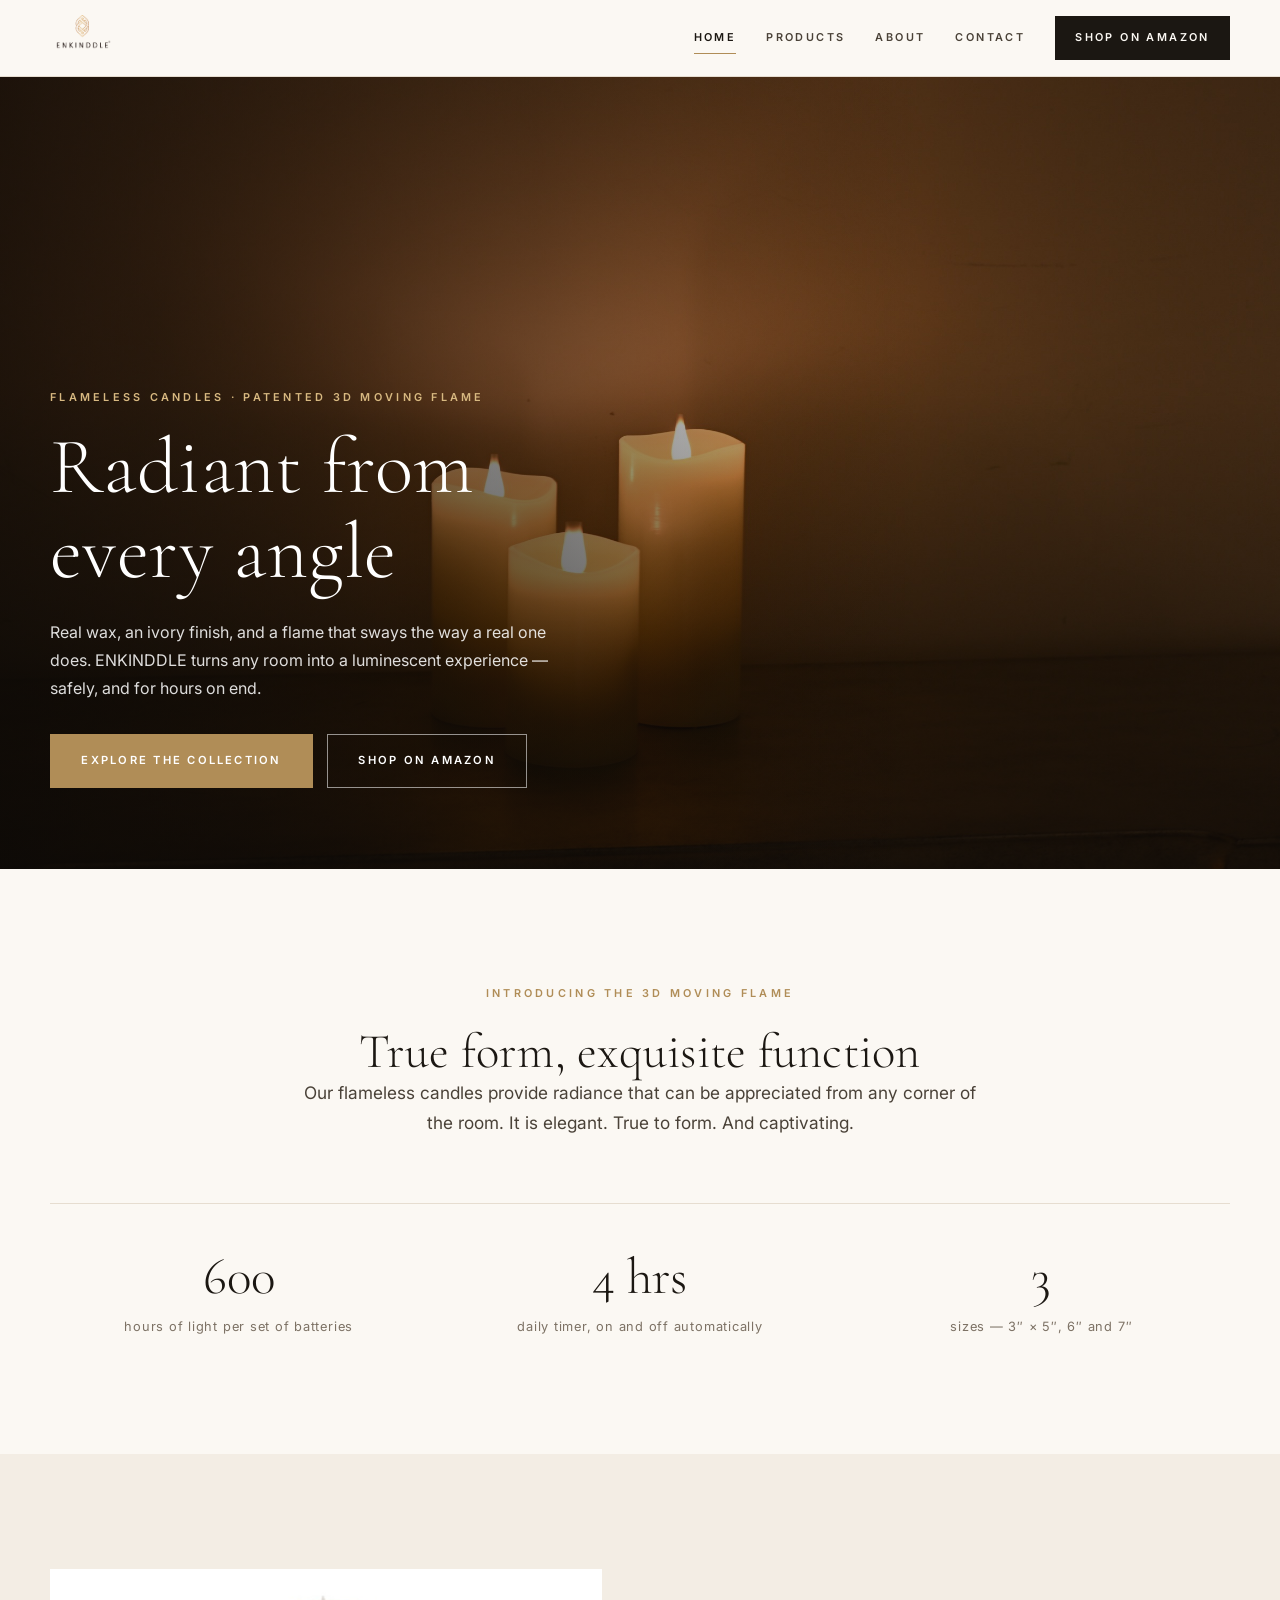
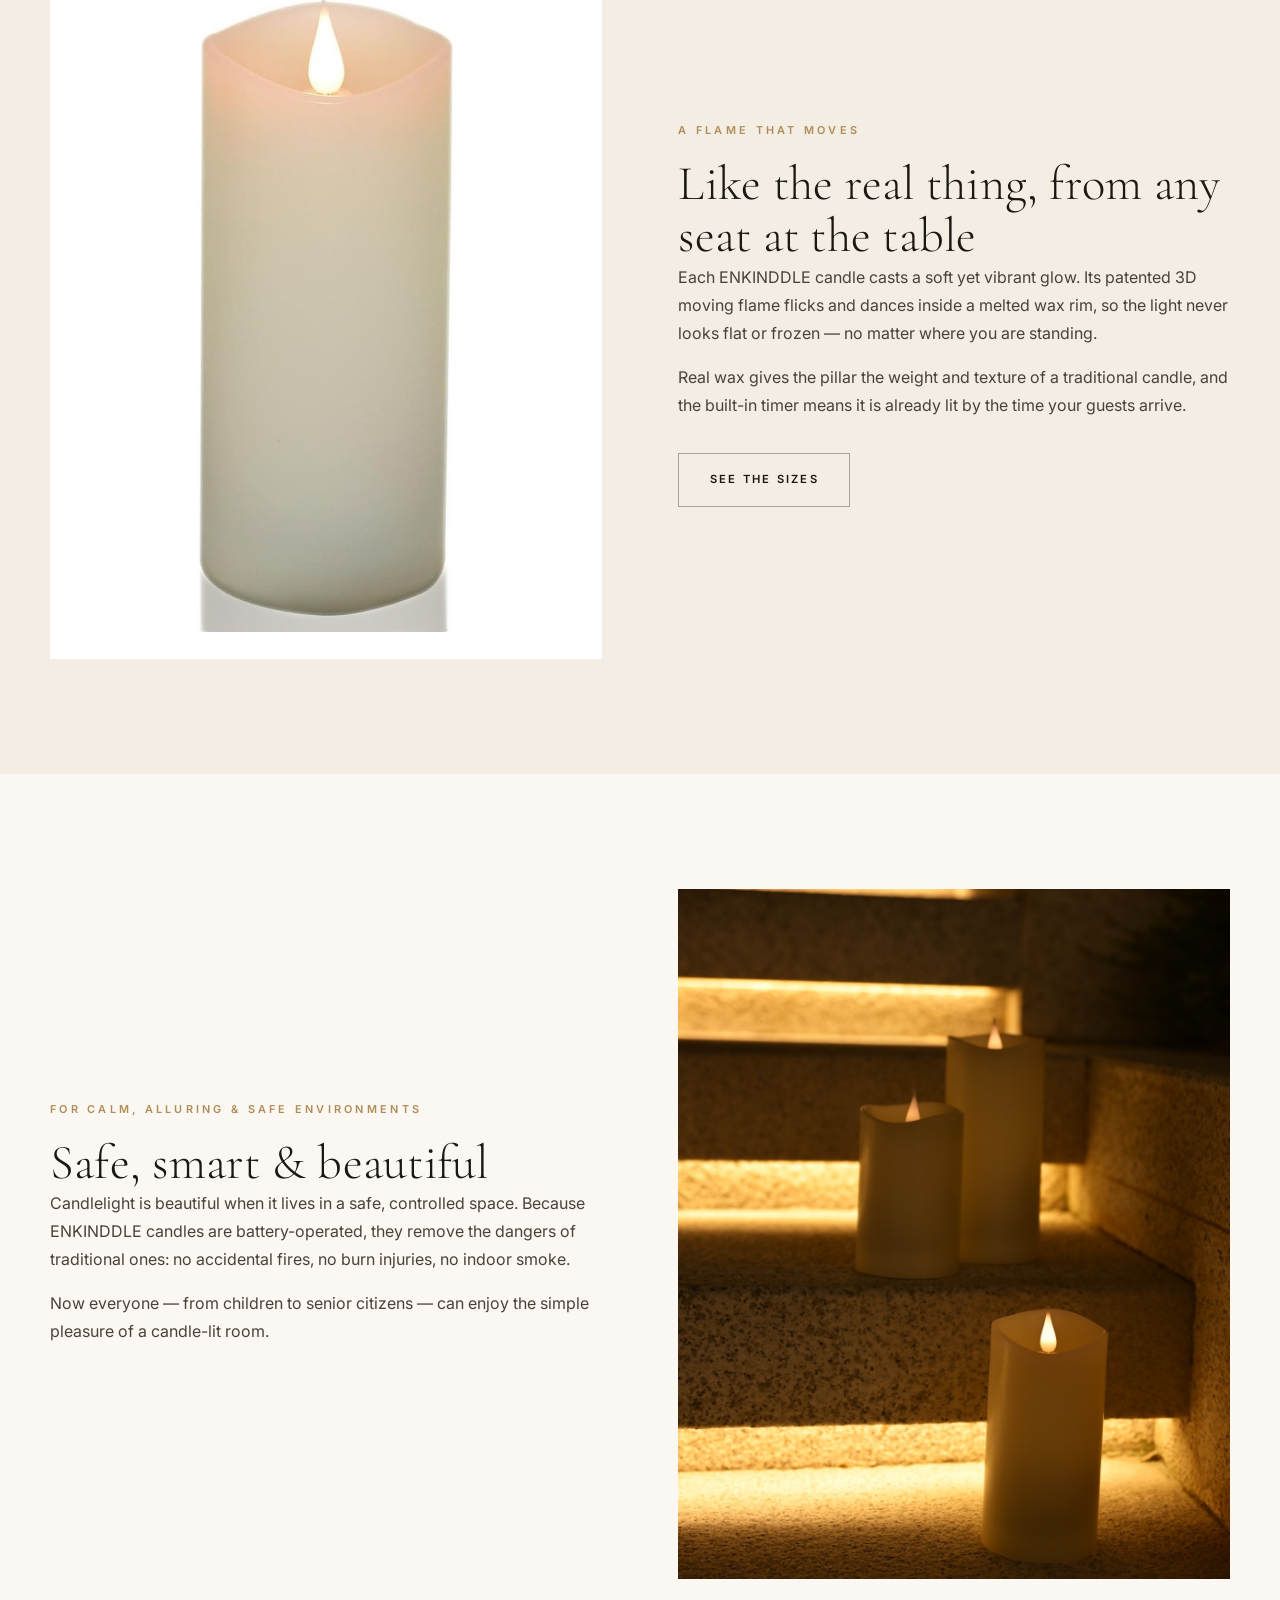
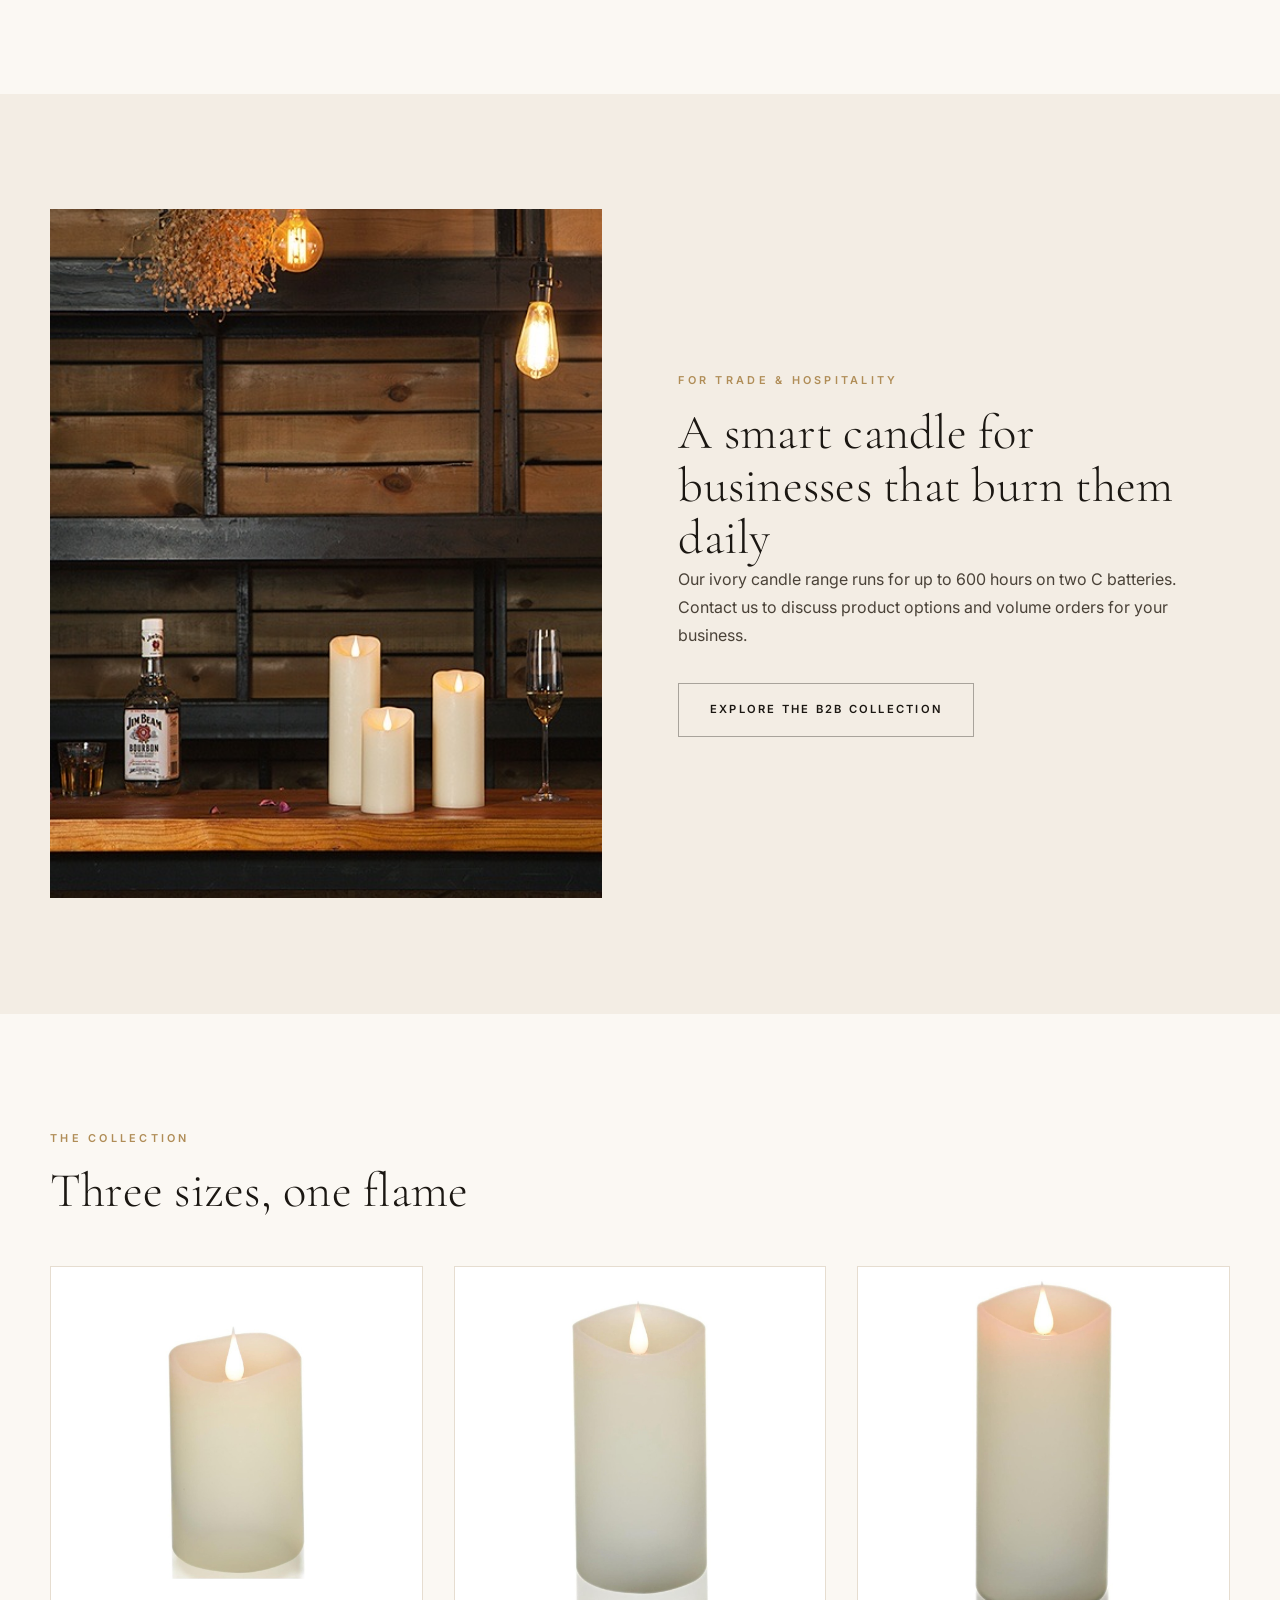
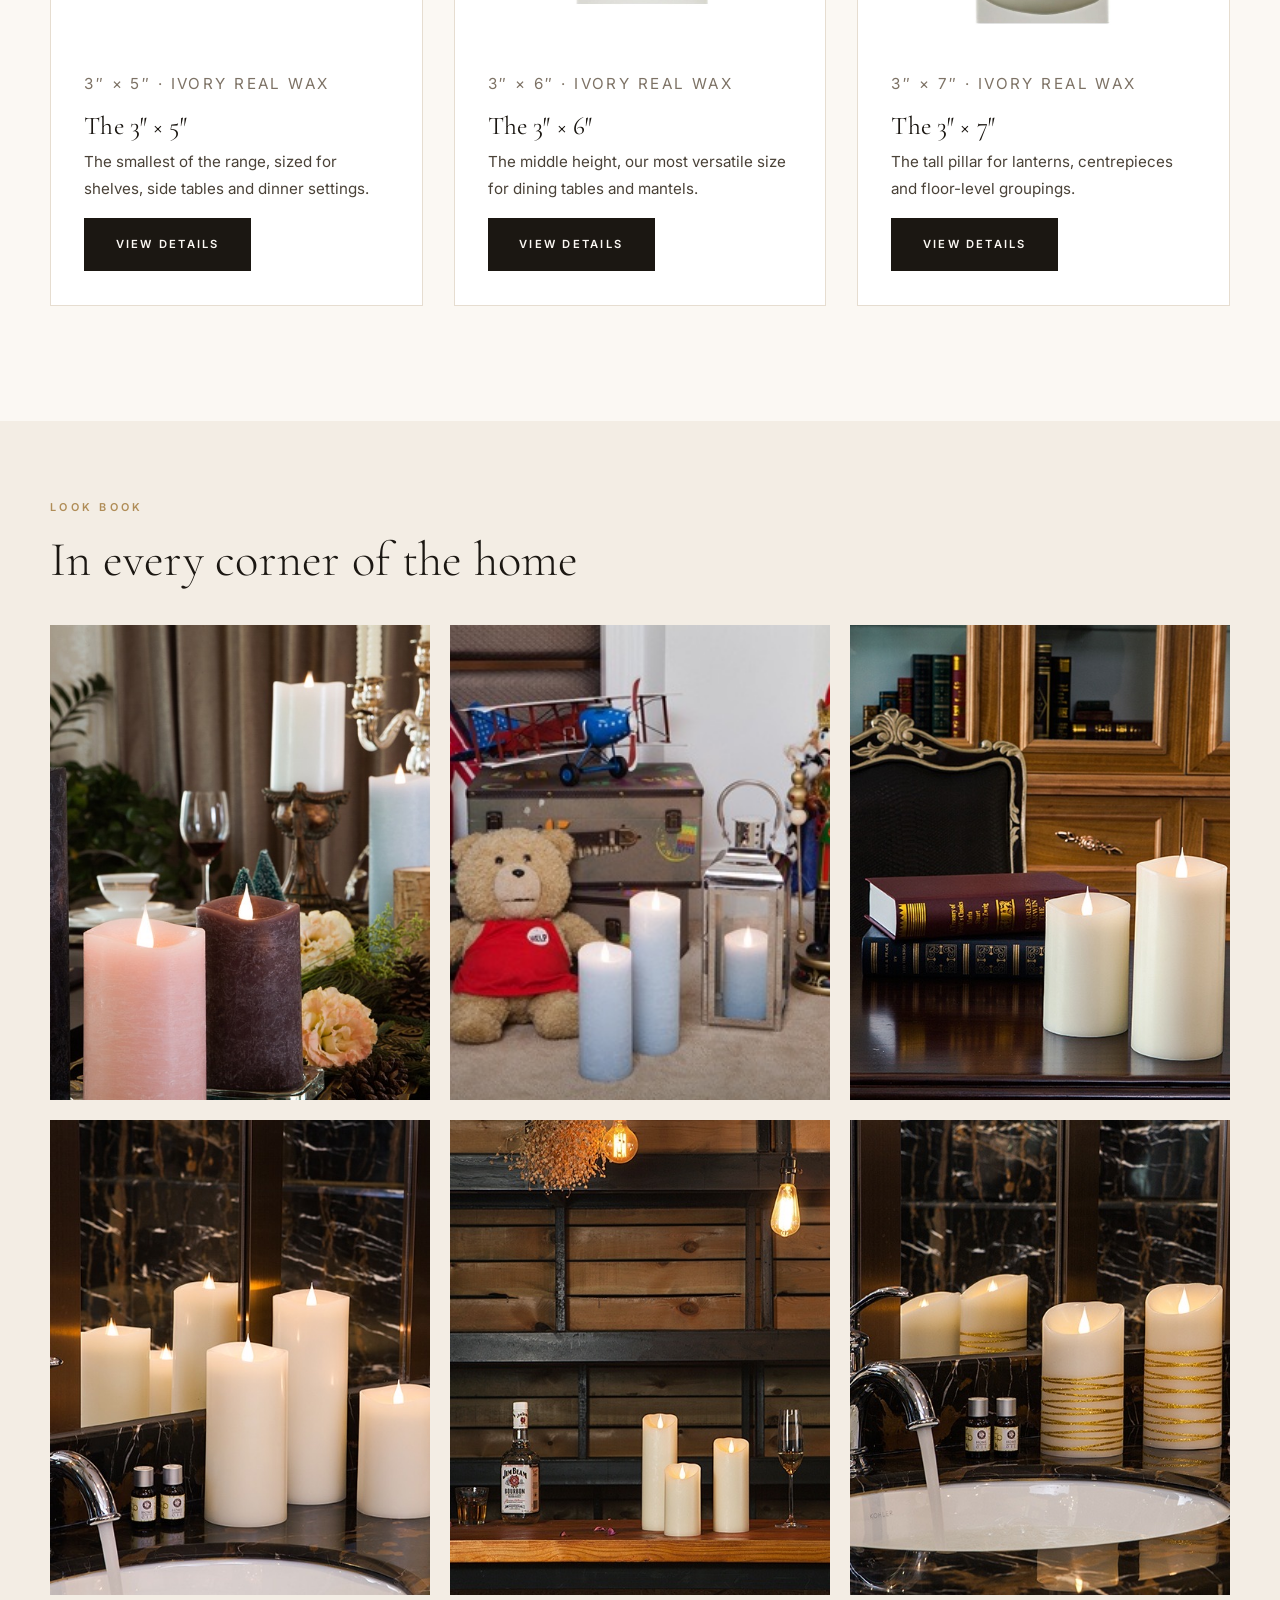
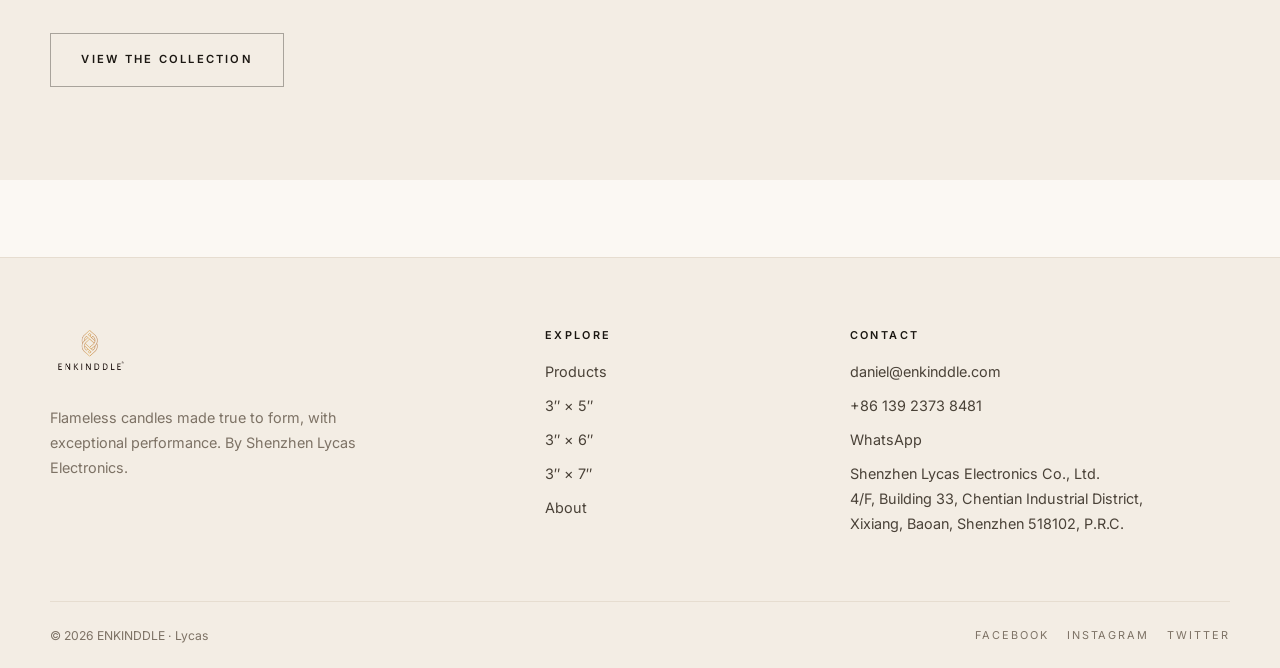
<file: index.html>
<!DOCTYPE html>
<html lang="en">
<head>
<meta charset="utf-8">
<meta name="viewport" content="width=device-width, initial-scale=1">
<title>ENKINDDLE — Flameless Candles with a 3D Moving Flame</title>
<meta name="description" content="ENKINDDLE flameless candles combine real wax with a patented 3D moving flame. A 4-hour timer and up to 600 hours on two C batteries — safe light for homes, hotels and events.">
<link rel="canonical" href="https://enkinddle.com/">
<meta property="og:type" content="website">
<meta property="og:title" content="ENKINDDLE — Radiant From Every Angle">
<meta property="og:description" content="Flameless candles with a patented 3D moving flame and real wax — a 4-hour timer and up to 600 hours of glow.">
<meta property="og:image" content="https://enkinddle.com/assets/img/hero-dusk.jpg">
<meta property="og:url" content="https://enkinddle.com/">
<meta name="theme-color" content="#fbf8f3">
<link rel="icon" href="/assets/img/enkinddle-logo.png">
<link rel="preconnect" href="https://fonts.googleapis.com">
<link rel="preconnect" href="https://fonts.gstatic.com" crossorigin>
<link href="https://fonts.googleapis.com/css2?family=Cormorant+Garamond:wght@300;400;500&family=Inter:wght@300;400;500;600&display=swap" rel="stylesheet">
<link rel="stylesheet" href="/assets/css/style.css">
<script type="application/ld+json">
{
  "@context": "https://schema.org",
  "@type": "Organization",
  "name": "ENKINDDLE",
  "url": "https://enkinddle.com/",
  "logo": "https://enkinddle.com/assets/img/enkinddle-logo.png",
  "email": "daniel@enkinddle.com",
  "telephone": "+86-139-2373-8481",
  "parentOrganization": { "@type": "Organization", "name": "Shenzhen Lycas Electronics Co., Ltd." },
  "sameAs": [
    "https://www.facebook.com/Enkinddle/",
    "https://www.instagram.com/enkinddlecandles/",
    "https://twitter.com/EnkinddleCandle"
  ]
}
</script>
</head>
<body>
<header class="site-header">
  <div class="wrap header-inner">
    <a class="brand" href="/" aria-label="ENKINDDLE home">
      <img src="/assets/img/enkinddle-logo.png" alt="ENKINDDLE" width="67" height="46">
    </a>
    <button class="nav-toggle" type="button" aria-expanded="false" aria-controls="site-nav" aria-label="Open menu">
      <span></span><span></span><span></span>
    </button>
    <nav id="site-nav" class="site-nav" aria-label="Main">
      <a href="/" aria-current="page">Home</a>
      <a href="/products/">Products</a>
      <a href="/lycas/">About</a>
      <a href="/contact/">Contact</a>
      <a class="nav-cta" href="https://www.amazon.com/dp/B0DKXBDCCX" target="_blank" rel="noopener">Shop on Amazon</a>
    </nav>
  </div>
</header>

<main>
  <section class="hero">
    <div class="hero__media">
      <img src="/assets/img/hero-dusk.jpg" alt="Three ENKINDDLE flameless candles glowing against a warm-lit wall" width="2400" height="1600" fetchpriority="high">
    </div>
    <div class="wrap hero__content">
      <span class="eyebrow eyebrow--light">Flameless candles &middot; Patented 3D moving flame</span>
      <h1>Radiant from every angle</h1>
      <p>Real wax, an ivory finish, and a flame that sways the way a real one does. ENKINDDLE turns any room into a luminescent experience — safely, and for hours on end.</p>
      <div class="hero__actions">
        <a class="btn btn--gold" href="/products/">Explore the collection</a>
        <a class="btn btn--light" href="https://www.amazon.com/dp/B0DKXBDCCX" target="_blank" rel="noopener">Shop on Amazon</a>
      </div>
    </div>
  </section>

  <section class="section intro-strip">
    <div class="wrap-narrow">
      <span class="eyebrow">Introducing the 3D moving flame</span>
      <h2>True form, exquisite function</h2>
      <p class="lede" style="margin-inline:auto">Our flameless candles provide radiance that can be appreciated from any corner of the room. It is elegant. True to form. And captivating.</p>
    </div>
    <div class="wrap">
      <div class="stats">
        <div class="stat"><strong>600</strong><span>hours of light per set of batteries</span></div>
        <div class="stat"><strong>4 hrs</strong><span>daily timer, on and off automatically</span></div>
        <div class="stat"><strong>3</strong><span>sizes — 3&Prime; &times; 5&Prime;, 6&Prime; and 7&Prime;</span></div>
      </div>
    </div>
  </section>

  <section class="section section--cream">
    <div class="wrap split">
      <div class="split__media">
        <img src="/assets/img/product-3x7.jpg" alt="ENKINDDLE ivory flameless candle with a glowing 3D moving flame" width="1200" height="1200" loading="lazy">
      </div>
      <div class="split__body">
        <span class="eyebrow">A flame that moves</span>
        <h2>Like the real thing, from any seat at the table</h2>
        <p>Each ENKINDDLE candle casts a soft yet vibrant glow. Its patented 3D moving flame flicks and dances inside a melted wax rim, so the light never looks flat or frozen — no matter where you are standing.</p>
        <p>Real wax gives the pillar the weight and texture of a traditional candle, and the built-in timer means it is already lit by the time your guests arrive.</p>
        <a class="btn btn--ghost" href="/products/">See the sizes</a>
      </div>
    </div>
  </section>

  <section class="section">
    <div class="wrap split split--reverse">
      <div class="split__media">
        <img src="/assets/img/scene-wall.jpg" alt="ENKINDDLE flameless candles resting on a stone ledge at night" width="1800" height="1200" loading="lazy">
      </div>
      <div class="split__body">
        <span class="eyebrow">For calm, alluring &amp; safe environments</span>
        <h2>Safe, smart &amp; beautiful</h2>
        <p>Candlelight is beautiful when it lives in a safe, controlled space. Because ENKINDDLE candles are battery-operated, they remove the dangers of traditional ones: no accidental fires, no burn injuries, no indoor smoke.</p>
        <p>Now everyone — from children to senior citizens — can enjoy the simple pleasure of a candle-lit room.</p>
      </div>
    </div>
  </section>

  <section class="section section--cream">
    <div class="wrap split">
      <div class="split__media">
        <img src="/assets/img/Home_Bar-1.jpg" alt="ENKINDDLE flameless candles on a dark wood bar counter beside a whisky bottle" width="500" height="667" loading="lazy">
      </div>
      <div class="split__body">
        <span class="eyebrow">For trade &amp; hospitality</span>
        <h2>A smart candle for businesses that burn them daily</h2>
        <p>Our ivory candle range runs for up to 600 hours on two C batteries. Contact us to discuss product options and volume orders for your business.</p>
        <a class="btn btn--ghost" href="/products/#b2b-collection">Explore the B2B collection</a>
      </div>
    </div>
  </section>

  <section class="section">
    <div class="wrap">
      <span class="eyebrow">The collection</span>
      <h2 style="margin-bottom:clamp(32px,4vw,48px)">Three sizes, one flame</h2>
      <div class="grid-3">
        <article class="card">
          <div class="card__media">
            <img src="/assets/img/product-3x5.jpg" alt="ENKINDDLE 3 by 5 inch ivory flameless candle with a 3D moving flame" width="1200" height="1200" loading="lazy">
          </div>
          <div class="card__body">
            <p class="card__meta">3&Prime; &times; 5&Prime; &middot; Ivory real wax</p>
            <h3>The 3&Prime; &times; 5&Prime;</h3>
            <p>The smallest of the range, sized for shelves, side tables and dinner settings.</p>
            <div class="card__actions">
              <a class="btn" href="/products/3x5/">View details</a>
            </div>
          </div>
        </article>
        <article class="card">
          <div class="card__media">
            <img src="/assets/img/product-3x6.jpg" alt="ENKINDDLE ivory flameless candle with a 3D moving flame" width="1200" height="1200" loading="lazy">
          </div>
          <div class="card__body">
            <p class="card__meta">3&Prime; &times; 6&Prime; &middot; Ivory real wax</p>
            <h3>The 3&Prime; &times; 6&Prime;</h3>
            <p>The middle height, our most versatile size for dining tables and mantels.</p>
            <div class="card__actions">
              <a class="btn" href="/products/3x6/">View details</a>
            </div>
          </div>
        </article>
        <article class="card">
          <div class="card__media">
            <img src="/assets/img/product-3x7.jpg" alt="ENKINDDLE tall ivory flameless candle with a 3D moving flame" width="1200" height="1200" loading="lazy">
          </div>
          <div class="card__body">
            <p class="card__meta">3&Prime; &times; 7&Prime; &middot; Ivory real wax</p>
            <h3>The 3&Prime; &times; 7&Prime;</h3>
            <p>The tall pillar for lanterns, centrepieces and floor-level groupings.</p>
            <div class="card__actions">
              <a class="btn" href="/products/enkinddle-flameless-candles-ivory-real-wax-led-candles-with-remote-1-pack-3x7/">View details</a>
            </div>
          </div>
        </article>
      </div>
    </div>
  </section>

  <section class="section section--tight section--cream">
    <div class="wrap">
      <span class="eyebrow">Look book</span>
      <h2 style="margin-bottom:clamp(28px,3vw,40px)">In every corner of the home</h2>
      <div class="lookbook">
        <img src="/assets/img/MG_9657.jpg" alt="Flameless candles glowing in a living room" width="1020" height="680" loading="lazy">
        <img src="/assets/img/MG_0014.jpg" alt="Flameless candles on a shelf" width="482" height="321" loading="lazy">
        <img src="/assets/img/Home_Office-1.jpg" alt="Flameless candle on an office desk" width="500" height="667" loading="lazy">
        <img src="/assets/img/Home_sink2-1.jpg" alt="Flameless candles beside a bathroom sink" width="500" height="667" loading="lazy">
        <img src="/assets/img/Home_Bar-1.jpg" alt="Flameless candles at a home bar" width="500" height="667" loading="lazy">
        <img src="/assets/img/Home_sink-1.jpg" alt="Flameless candle beside a bathroom sink" width="500" height="667" loading="lazy">
      </div>
      <p style="margin-top:clamp(28px,3vw,40px)"><a class="btn btn--ghost" href="/products/">View the collection</a></p>
    </div>
  </section>
</main>

<footer class="site-footer">
  <div class="wrap footer-grid">
    <div>
      <img src="/assets/img/enkinddle-logo.png" alt="ENKINDDLE" width="82" height="56" loading="lazy">
      <p>Flameless candles made true to form, with exceptional performance. By Shenzhen Lycas Electronics.</p>
    </div>
    <div>
      <h4>Explore</h4>
      <ul>
        <li><a href="/products/">Products</a></li>
        <li><a href="/products/3x5/">3&Prime; &times; 5&Prime;</a></li>
        <li><a href="/products/3x6/">3&Prime; &times; 6&Prime;</a></li>
        <li><a href="/products/enkinddle-flameless-candles-ivory-real-wax-led-candles-with-remote-1-pack-3x7/">3&Prime; &times; 7&Prime;</a></li>
        <li><a href="/lycas/">About</a></li>
      </ul>
    </div>
    <div>
      <h4>Contact</h4>
      <ul>
        <li><a href="mailto:daniel@enkinddle.com">daniel@enkinddle.com</a></li>
        <li><a href="tel:+8613923738481">+86 139 2373 8481</a></li>
        <li><a href="https://wa.me/8613923738481?text=Hi%2C%20I%27d%20like%20to%20ask%20about%20ENKINDDLE%20candles" target="_blank" rel="noopener">WhatsApp</a></li>
        <li>Shenzhen Lycas Electronics Co., Ltd.<br>4/F, Building 33, Chentian Industrial District,<br>Xixiang, Baoan, Shenzhen 518102, P.R.C.</li>
      </ul>
    </div>
  </div>
  <div class="wrap footer-bottom">
    <span>&copy; 2026 ENKINDDLE &middot; Lycas</span>
    <div class="social">
      <a href="https://www.facebook.com/Enkinddle/" target="_blank" rel="noopener">Facebook</a>
      <a href="https://www.instagram.com/enkinddlecandles/" target="_blank" rel="noopener">Instagram</a>
      <a href="https://twitter.com/EnkinddleCandle" target="_blank" rel="noopener">Twitter</a>
    </div>
  </div>
</footer>
<script src="/assets/js/site.js" defer></script>
</body>
</html>
</file>
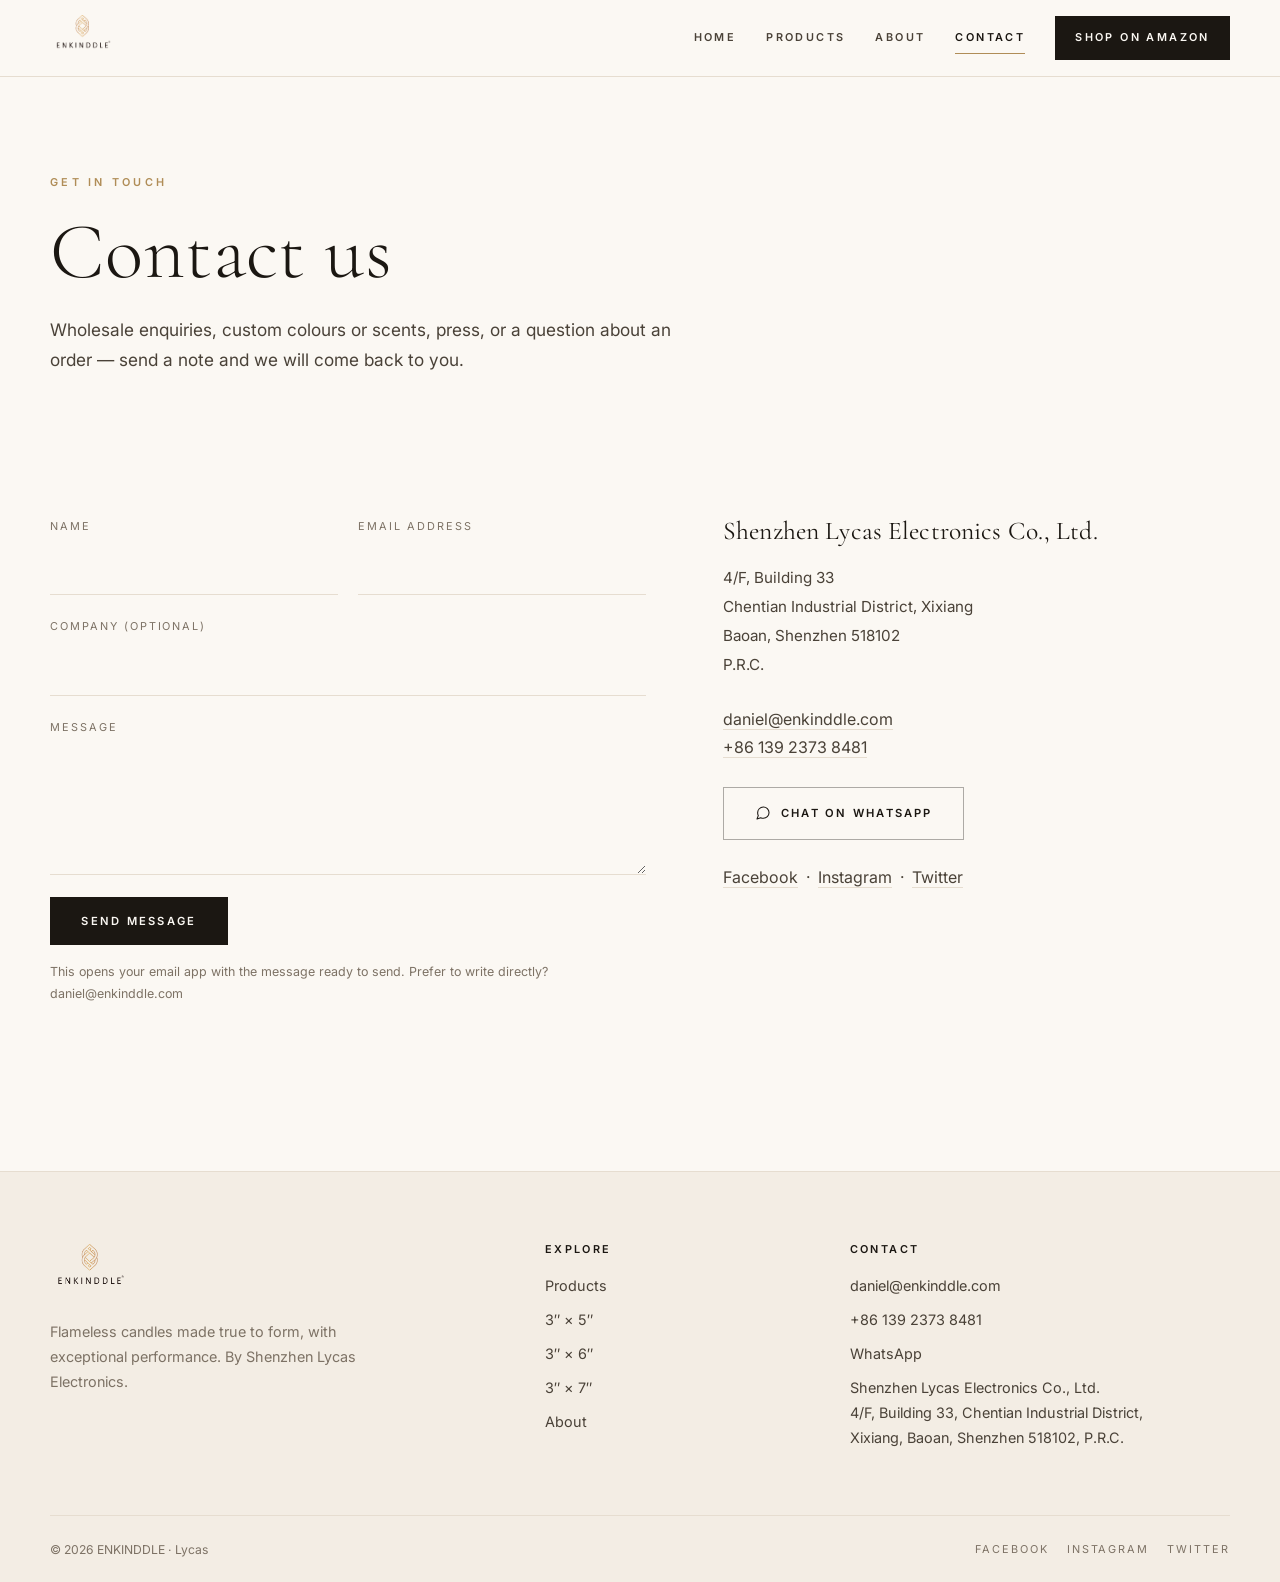
<file: contact/index.html>
<!DOCTYPE html>
<html lang="en">
<head>
<meta charset="utf-8">
<meta name="viewport" content="width=device-width, initial-scale=1">
<title>Contact Us — ENKINDDLE</title>
<meta name="description" content="Contact ENKINDDLE (Shenzhen Lycas Electronics) for wholesale, custom colours and scents, or product questions. Email daniel@enkinddle.com or call +86 139 2373 8481.">
<link rel="canonical" href="https://enkinddle.com/contact/">
<meta property="og:type" content="website">
<meta property="og:title" content="Contact ENKINDDLE">
<meta property="og:description" content="Wholesale, custom orders and product questions — talk to the team in Shenzhen.">
<meta property="og:image" content="https://enkinddle.com/assets/img/hero-dusk.jpg">
<meta property="og:url" content="https://enkinddle.com/contact/">
<meta name="theme-color" content="#fbf8f3">
<link rel="icon" href="/assets/img/enkinddle-logo.png">
<link rel="preconnect" href="https://fonts.googleapis.com">
<link rel="preconnect" href="https://fonts.gstatic.com" crossorigin>
<link href="https://fonts.googleapis.com/css2?family=Cormorant+Garamond:wght@300;400;500&family=Inter:wght@300;400;500;600&display=swap" rel="stylesheet">
<link rel="stylesheet" href="/assets/css/style.css">
</head>
<body>
<header class="site-header">
  <div class="wrap header-inner">
    <a class="brand" href="/" aria-label="ENKINDDLE home">
      <img src="/assets/img/enkinddle-logo.png" alt="ENKINDDLE" width="67" height="46">
    </a>
    <button class="nav-toggle" type="button" aria-expanded="false" aria-controls="site-nav" aria-label="Open menu">
      <span></span><span></span><span></span>
    </button>
    <nav id="site-nav" class="site-nav" aria-label="Main">
      <a href="/">Home</a>
      <a href="/products/">Products</a>
      <a href="/lycas/">About</a>
      <a href="/contact/" aria-current="page">Contact</a>
      <a class="nav-cta" href="https://www.amazon.com/dp/B0DKXBDCCX" target="_blank" rel="noopener">Shop on Amazon</a>
    </nav>
  </div>
</header>

<main>
  <section class="page-hero">
    <div class="wrap">
      <span class="eyebrow">Get in touch</span>
      <h1>Contact us</h1>
      <p class="lede">Wholesale enquiries, custom colours or scents, press, or a question about an order — send a note and we will come back to you.</p>
    </div>
  </section>

  <section class="section--tight">
    <div class="wrap contact-grid">
      <div>
        <form id="contact-form" class="contact-form" method="post" action="mailto:daniel@enkinddle.com" enctype="text/plain">
          <div class="form-row">
            <div class="field">
              <label for="name">Name</label>
              <input id="name" name="name" type="text" autocomplete="name" required>
            </div>
            <div class="field">
              <label for="email">Email address</label>
              <input id="email" name="email" type="email" autocomplete="email" required>
            </div>
          </div>
          <div class="field">
            <label for="company">Company (optional)</label>
            <input id="company" name="company" type="text" autocomplete="organization">
          </div>
          <div class="field">
            <label for="message">Message</label>
            <textarea id="message" name="message" required></textarea>
          </div>
          <button class="btn" type="submit">Send message</button>
          <p class="buy-note" id="form-note">This opens your email app with the message ready to send. Prefer to write directly? <a href="mailto:daniel@enkinddle.com">daniel@enkinddle.com</a></p>
        </form>
      </div>
      <div class="contact-info">
        <h3>Shenzhen Lycas Electronics Co., Ltd.</h3>
        <address>
          4/F, Building 33<br>
          Chentian Industrial District, Xixiang<br>
          Baoan, Shenzhen 518102<br>
          P.R.C.
        </address>
        <p>
          <a href="mailto:daniel@enkinddle.com">daniel@enkinddle.com</a><br>
          <a href="tel:+8613923738481">+86 139 2373 8481</a>
        </p>
        <p style="margin-top:1.6rem">
          <a class="btn btn--ghost" href="https://wa.me/8613923738481?text=Hi%2C%20I%27d%20like%20to%20ask%20about%20ENKINDDLE%20candles" target="_blank" rel="noopener">
            <svg width="16" height="16" viewBox="0 0 24 24" fill="none" stroke="currentColor" stroke-width="1.6" stroke-linecap="round" stroke-linejoin="round" aria-hidden="true"><path d="M21 11.5a8.4 8.4 0 0 1-8.5 8.4 8.6 8.6 0 0 1-3.9-.9L3 21l1.9-5.1a8.4 8.4 0 0 1-.9-4A8.5 8.5 0 0 1 12.5 3 8.4 8.4 0 0 1 21 11.5z"/></svg>
            Chat on WhatsApp
          </a>
        </p>
        <p style="margin-top:1.4rem">
          <a href="https://www.facebook.com/Enkinddle/" target="_blank" rel="noopener">Facebook</a> &nbsp;&middot;&nbsp;
          <a href="https://www.instagram.com/enkinddlecandles/" target="_blank" rel="noopener">Instagram</a> &nbsp;&middot;&nbsp;
          <a href="https://twitter.com/EnkinddleCandle" target="_blank" rel="noopener">Twitter</a>
        </p>
      </div>
    </div>
  </section>
</main>

<footer class="site-footer">
  <div class="wrap footer-grid">
    <div>
      <img src="/assets/img/enkinddle-logo.png" alt="ENKINDDLE" width="82" height="56" loading="lazy">
      <p>Flameless candles made true to form, with exceptional performance. By Shenzhen Lycas Electronics.</p>
    </div>
    <div>
      <h4>Explore</h4>
      <ul>
        <li><a href="/products/">Products</a></li>
        <li><a href="/products/3x5/">3&Prime; &times; 5&Prime;</a></li>
        <li><a href="/products/3x6/">3&Prime; &times; 6&Prime;</a></li>
        <li><a href="/products/enkinddle-flameless-candles-ivory-real-wax-led-candles-with-remote-1-pack-3x7/">3&Prime; &times; 7&Prime;</a></li>
        <li><a href="/lycas/">About</a></li>
      </ul>
    </div>
    <div>
      <h4>Contact</h4>
      <ul>
        <li><a href="mailto:daniel@enkinddle.com">daniel@enkinddle.com</a></li>
        <li><a href="tel:+8613923738481">+86 139 2373 8481</a></li>
        <li><a href="https://wa.me/8613923738481?text=Hi%2C%20I%27d%20like%20to%20ask%20about%20ENKINDDLE%20candles" target="_blank" rel="noopener">WhatsApp</a></li>
        <li>Shenzhen Lycas Electronics Co., Ltd.<br>4/F, Building 33, Chentian Industrial District,<br>Xixiang, Baoan, Shenzhen 518102, P.R.C.</li>
      </ul>
    </div>
  </div>
  <div class="wrap footer-bottom">
    <span>&copy; 2026 ENKINDDLE &middot; Lycas</span>
    <div class="social">
      <a href="https://www.facebook.com/Enkinddle/" target="_blank" rel="noopener">Facebook</a>
      <a href="https://www.instagram.com/enkinddlecandles/" target="_blank" rel="noopener">Instagram</a>
      <a href="https://twitter.com/EnkinddleCandle" target="_blank" rel="noopener">Twitter</a>
    </div>
  </div>
</footer>
<script src="/assets/js/site.js" defer></script>
</body>
</html>
</file>
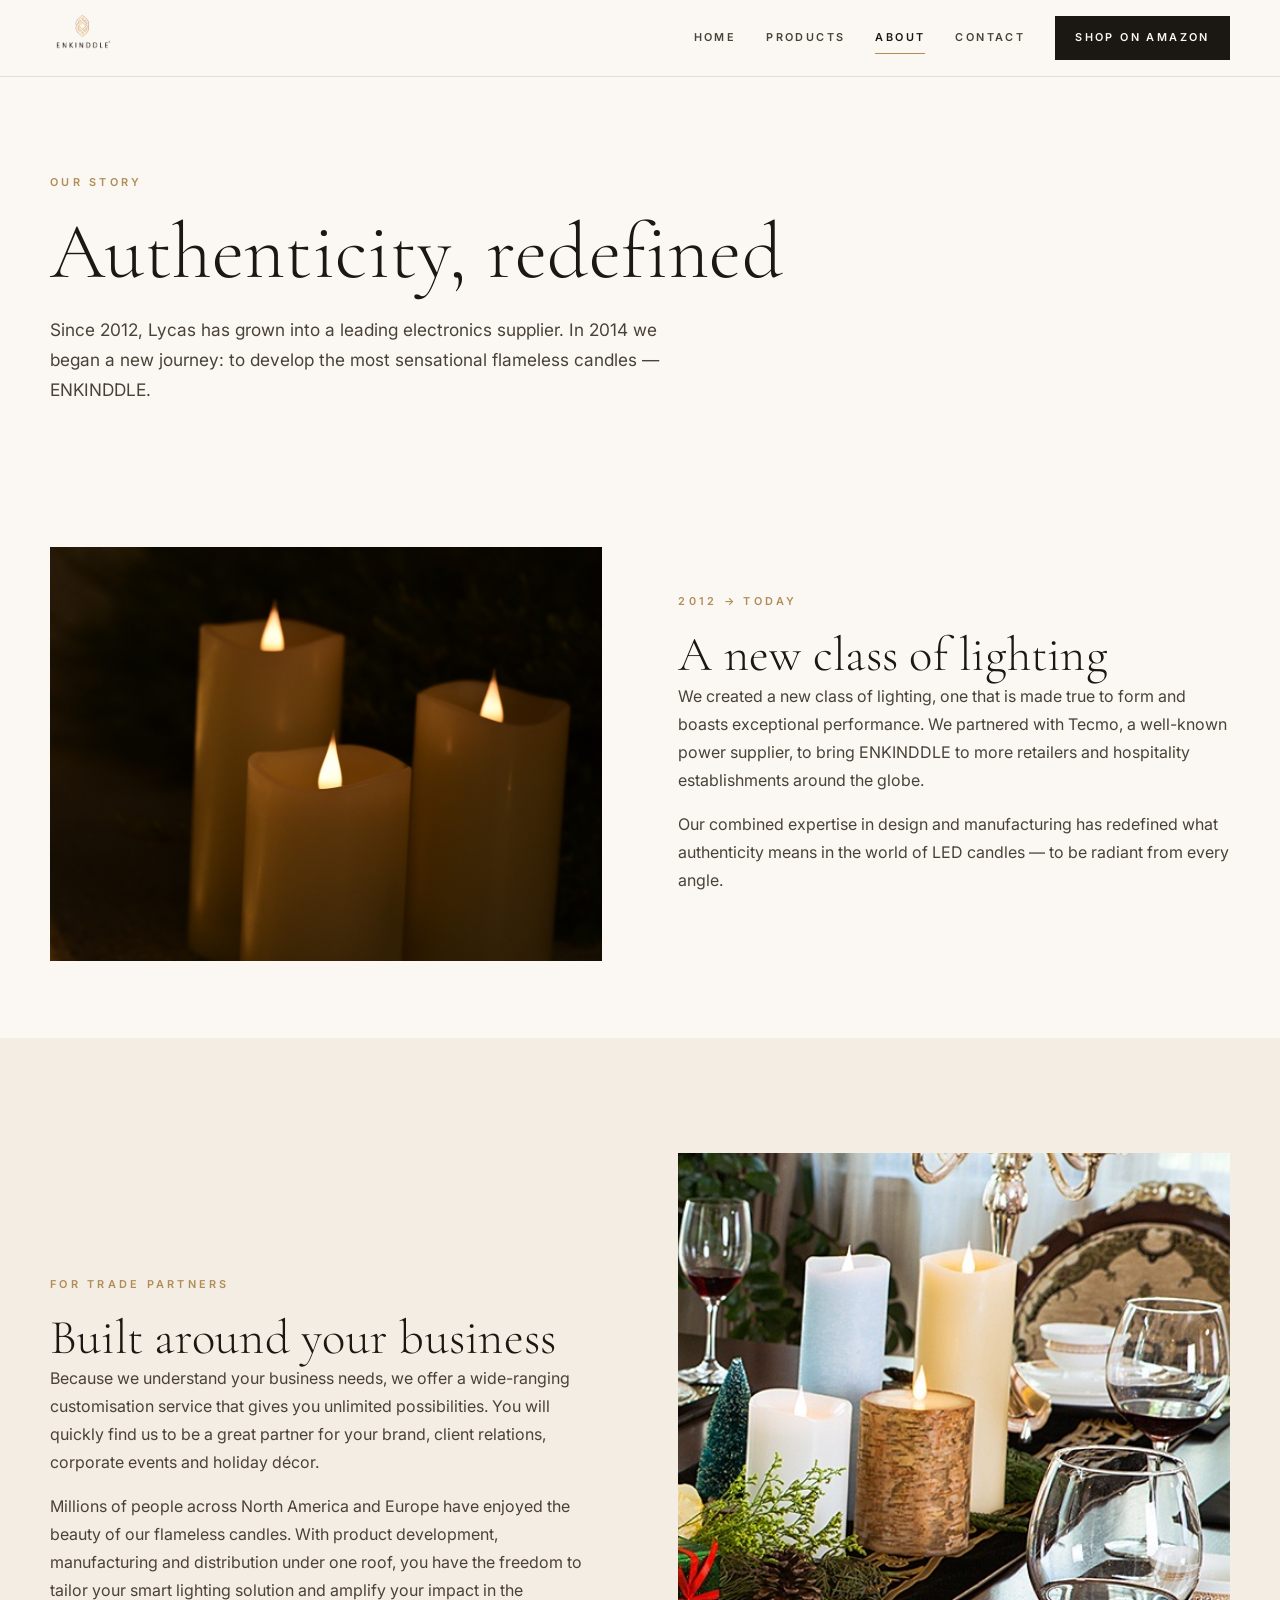
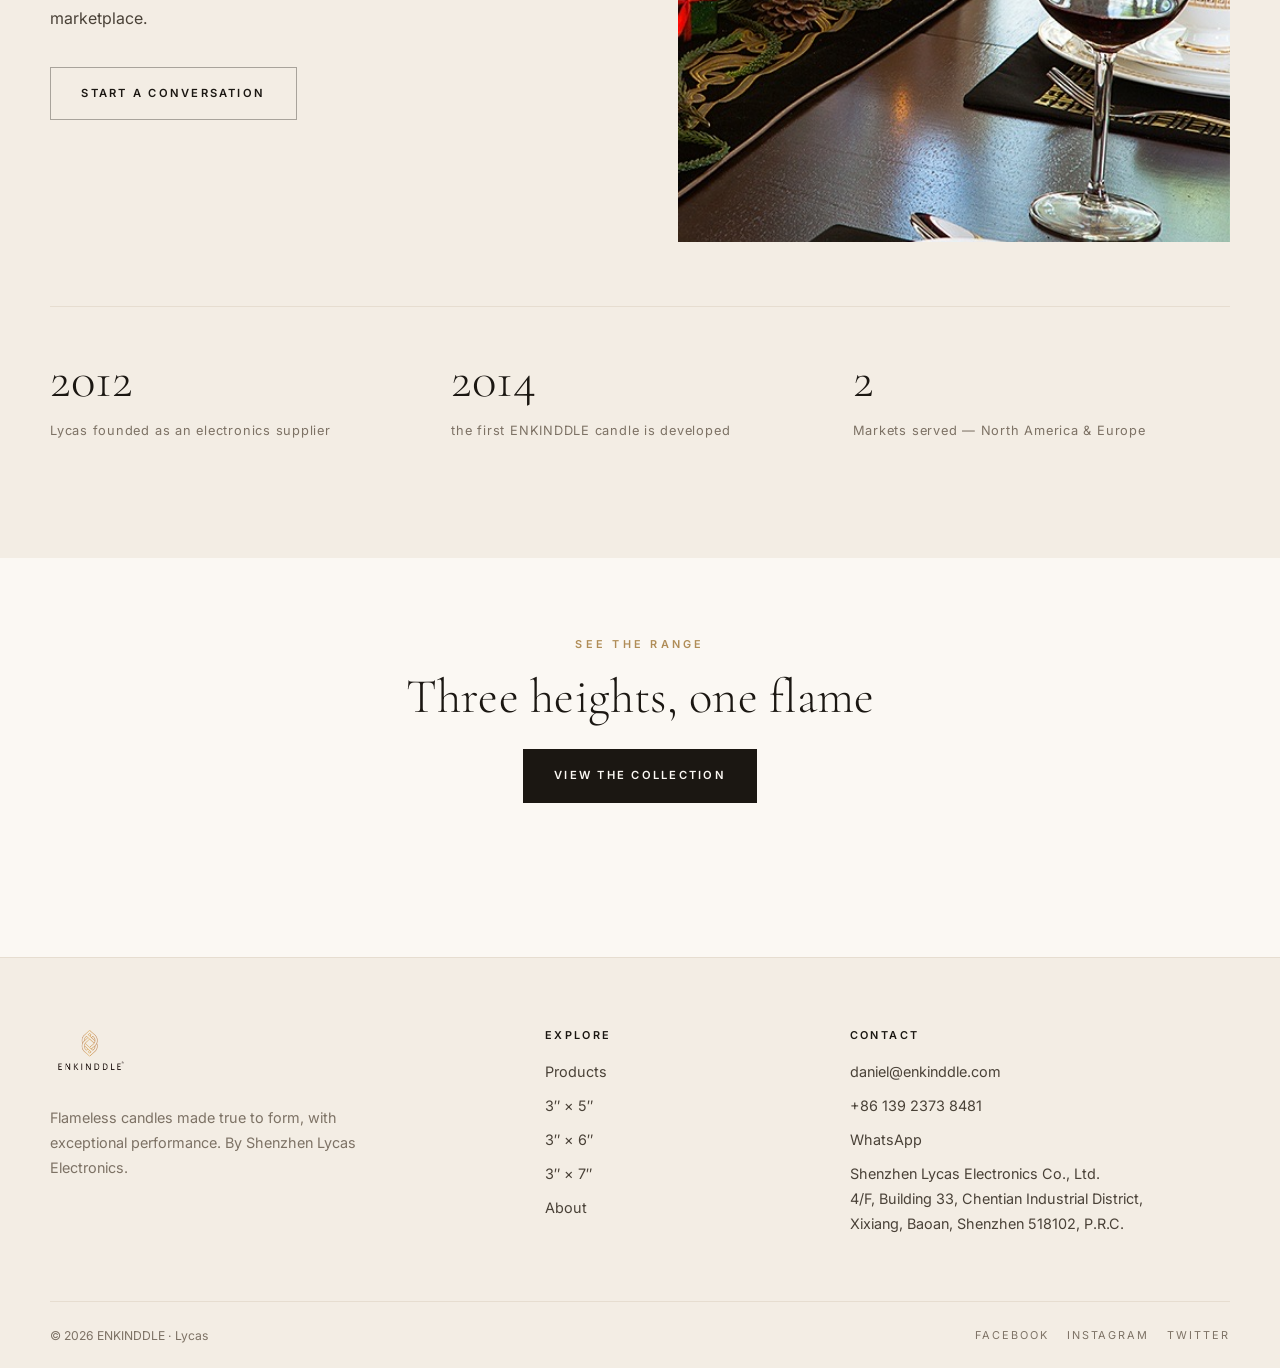
<file: lycas/index.html>
<!DOCTYPE html>
<html lang="en">
<head>
<meta charset="utf-8">
<meta name="viewport" content="width=device-width, initial-scale=1">
<title>About Us — ENKINDDLE by Shenzhen Lycas Electronics</title>
<meta name="description" content="Since 2012 Lycas has supplied electronics worldwide. In 2014 we set out to build ENKINDDLE, a flameless candle brand made true to form with exceptional performance.">
<link rel="canonical" href="https://enkinddle.com/lycas/">
<meta property="og:type" content="website">
<meta property="og:title" content="About ENKINDDLE">
<meta property="og:description" content="A new class of candle lighting, made true to form and built at scale in Shenzhen.">
<meta property="og:image" content="https://enkinddle.com/assets/img/scene-candles.jpg">
<meta property="og:url" content="https://enkinddle.com/lycas/">
<meta name="theme-color" content="#fbf8f3">
<link rel="icon" href="/assets/img/enkinddle-logo.png">
<link rel="preconnect" href="https://fonts.googleapis.com">
<link rel="preconnect" href="https://fonts.gstatic.com" crossorigin>
<link href="https://fonts.googleapis.com/css2?family=Cormorant+Garamond:wght@300;400;500&family=Inter:wght@300;400;500;600&display=swap" rel="stylesheet">
<link rel="stylesheet" href="/assets/css/style.css">
</head>
<body>
<header class="site-header">
  <div class="wrap header-inner">
    <a class="brand" href="/" aria-label="ENKINDDLE home">
      <img src="/assets/img/enkinddle-logo.png" alt="ENKINDDLE" width="67" height="46">
    </a>
    <button class="nav-toggle" type="button" aria-expanded="false" aria-controls="site-nav" aria-label="Open menu">
      <span></span><span></span><span></span>
    </button>
    <nav id="site-nav" class="site-nav" aria-label="Main">
      <a href="/">Home</a>
      <a href="/products/">Products</a>
      <a href="/lycas/" aria-current="page">About</a>
      <a href="/contact/">Contact</a>
      <a class="nav-cta" href="https://www.amazon.com/dp/B0DKXBDCCX" target="_blank" rel="noopener">Shop on Amazon</a>
    </nav>
  </div>
</header>

<main>
  <section class="page-hero">
    <div class="wrap">
      <span class="eyebrow">Our story</span>
      <h1>Authenticity, redefined</h1>
      <p class="lede">Since 2012, Lycas has grown into a leading electronics supplier. In 2014 we began a new journey: to develop the most sensational flameless candles — ENKINDDLE.</p>
    </div>
  </section>

  <section class="section--tight">
    <div class="wrap split">
      <div class="split__media split__media--wide">
        <img src="/assets/img/scene-candles.jpg" alt="ENKINDDLE flameless candles glowing on a stone ledge at night" width="1800" height="1200">
      </div>
      <div class="split__body">
        <span class="eyebrow">2012 &rarr; today</span>
        <h2>A new class of lighting</h2>
        <p>We created a new class of lighting, one that is made true to form and boasts exceptional performance. We partnered with Tecmo, a well-known power supplier, to bring ENKINDDLE to more retailers and hospitality establishments around the globe.</p>
        <p>Our combined expertise in design and manufacturing has redefined what authenticity means in the world of LED candles — to be radiant from every angle.</p>
      </div>
    </div>
  </section>

  <section class="section section--cream">
    <div class="wrap split split--reverse">
      <div class="split__media">
        <img src="/assets/img/Table2-1-1.jpg" alt="Flameless candles arranged as a centrepiece on a set table" width="500" height="750" loading="lazy">
      </div>
      <div class="split__body">
        <span class="eyebrow">For trade partners</span>
        <h2>Built around your business</h2>
        <p>Because we understand your business needs, we offer a wide-ranging customisation service that gives you unlimited possibilities. You will quickly find us to be a great partner for your brand, client relations, corporate events and holiday décor.</p>
        <p>Millions of people across North America and Europe have enjoyed the beauty of our flameless candles. With product development, manufacturing and distribution under one roof, you have the freedom to tailor your smart lighting solution and amplify your impact in the marketplace.</p>
        <a class="btn btn--ghost" href="/contact/">Start a conversation</a>
      </div>
    </div>
    <div class="wrap">
      <div class="stats">
        <div class="stat"><strong>2012</strong><span>Lycas founded as an electronics supplier</span></div>
        <div class="stat"><strong>2014</strong><span>the first ENKINDDLE candle is developed</span></div>
        <div class="stat"><strong>2</strong><span>Markets served — North America &amp; Europe</span></div>
      </div>
    </div>
  </section>

  <section class="section section--tight">
    <div class="wrap-narrow" style="text-align:center">
      <span class="eyebrow">See the range</span>
      <h2 style="margin-bottom:1.6rem">Three heights, one flame</h2>
      <a class="btn" href="/products/">View the collection</a>
    </div>
  </section>
</main>

<footer class="site-footer">
  <div class="wrap footer-grid">
    <div>
      <img src="/assets/img/enkinddle-logo.png" alt="ENKINDDLE" width="82" height="56" loading="lazy">
      <p>Flameless candles made true to form, with exceptional performance. By Shenzhen Lycas Electronics.</p>
    </div>
    <div>
      <h4>Explore</h4>
      <ul>
        <li><a href="/products/">Products</a></li>
        <li><a href="/products/3x5/">3&Prime; &times; 5&Prime;</a></li>
        <li><a href="/products/3x6/">3&Prime; &times; 6&Prime;</a></li>
        <li><a href="/products/enkinddle-flameless-candles-ivory-real-wax-led-candles-with-remote-1-pack-3x7/">3&Prime; &times; 7&Prime;</a></li>
        <li><a href="/lycas/">About</a></li>
      </ul>
    </div>
    <div>
      <h4>Contact</h4>
      <ul>
        <li><a href="mailto:daniel@enkinddle.com">daniel@enkinddle.com</a></li>
        <li><a href="tel:+8613923738481">+86 139 2373 8481</a></li>
        <li><a href="https://wa.me/8613923738481?text=Hi%2C%20I%27d%20like%20to%20ask%20about%20ENKINDDLE%20candles" target="_blank" rel="noopener">WhatsApp</a></li>
        <li>Shenzhen Lycas Electronics Co., Ltd.<br>4/F, Building 33, Chentian Industrial District,<br>Xixiang, Baoan, Shenzhen 518102, P.R.C.</li>
      </ul>
    </div>
  </div>
  <div class="wrap footer-bottom">
    <span>&copy; 2026 ENKINDDLE &middot; Lycas</span>
    <div class="social">
      <a href="https://www.facebook.com/Enkinddle/" target="_blank" rel="noopener">Facebook</a>
      <a href="https://www.instagram.com/enkinddlecandles/" target="_blank" rel="noopener">Instagram</a>
      <a href="https://twitter.com/EnkinddleCandle" target="_blank" rel="noopener">Twitter</a>
    </div>
  </div>
</footer>
<script src="/assets/js/site.js" defer></script>
</body>
</html>
</file>
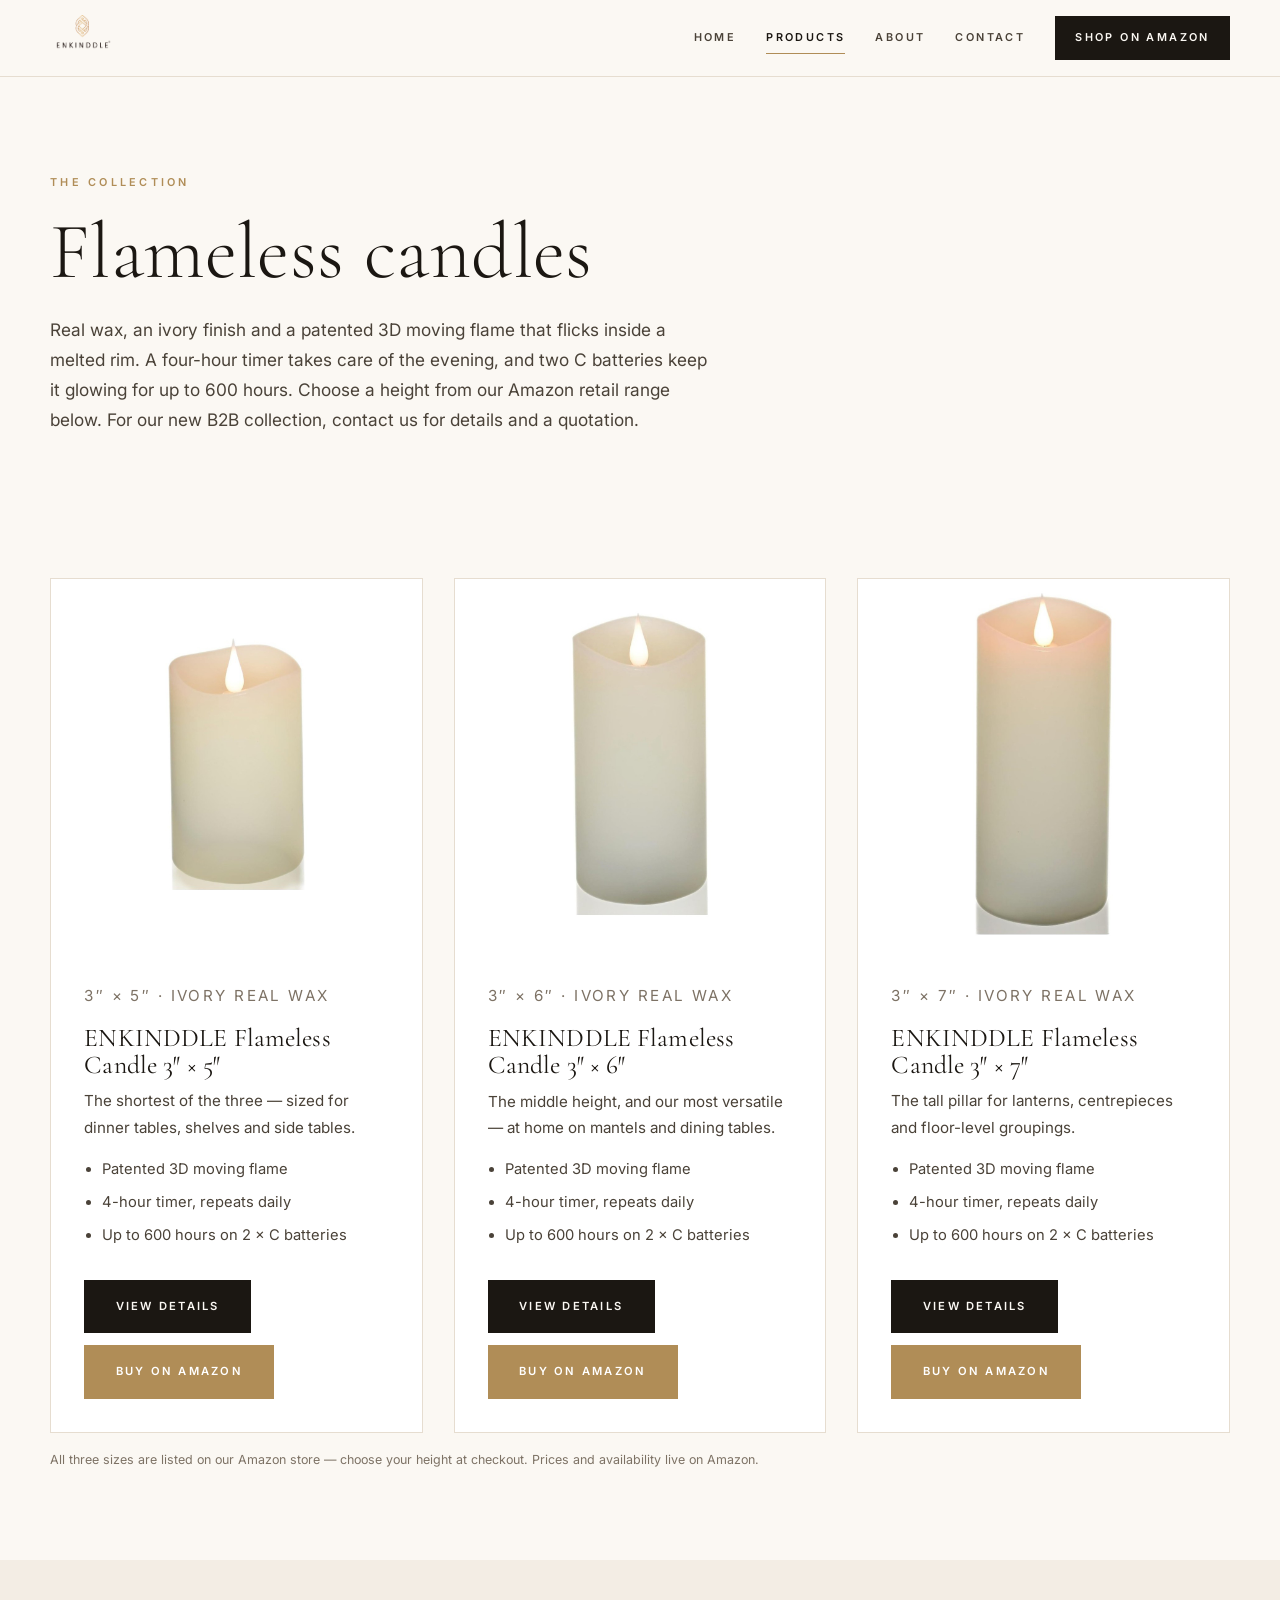
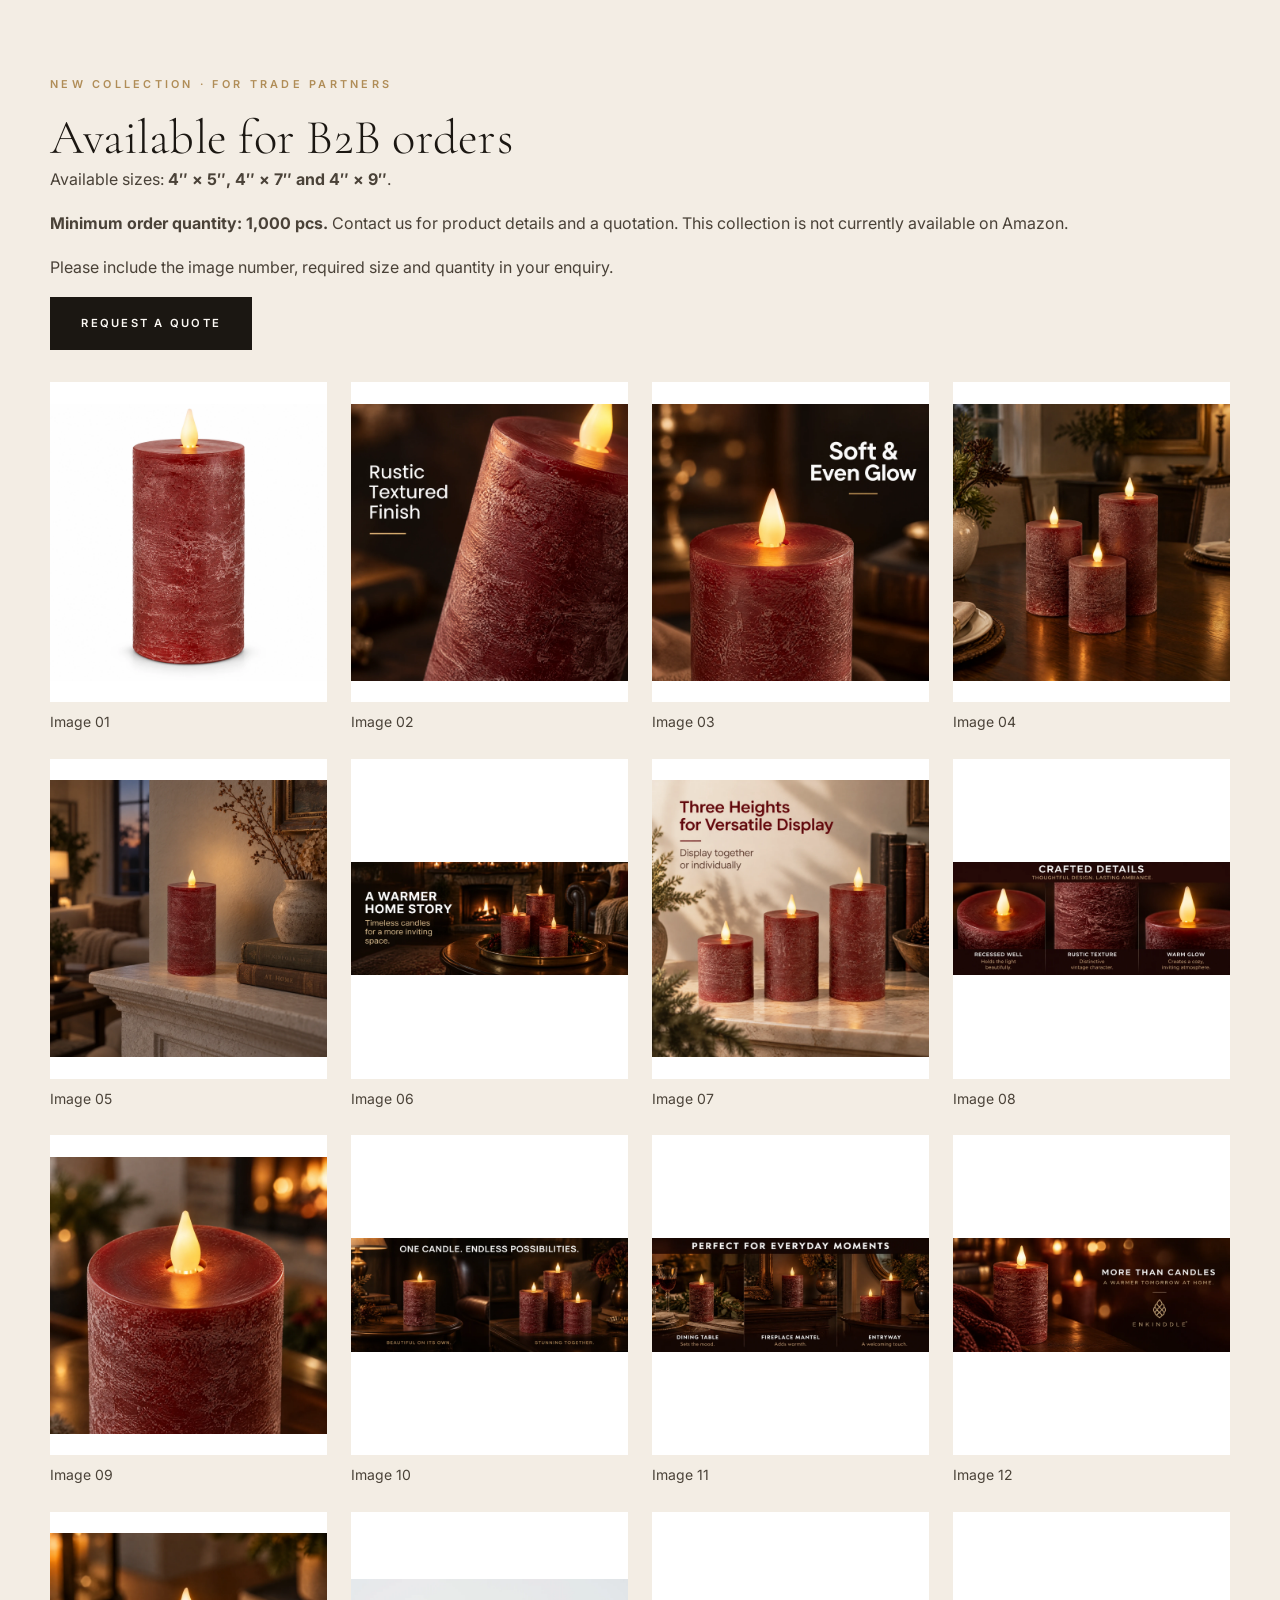
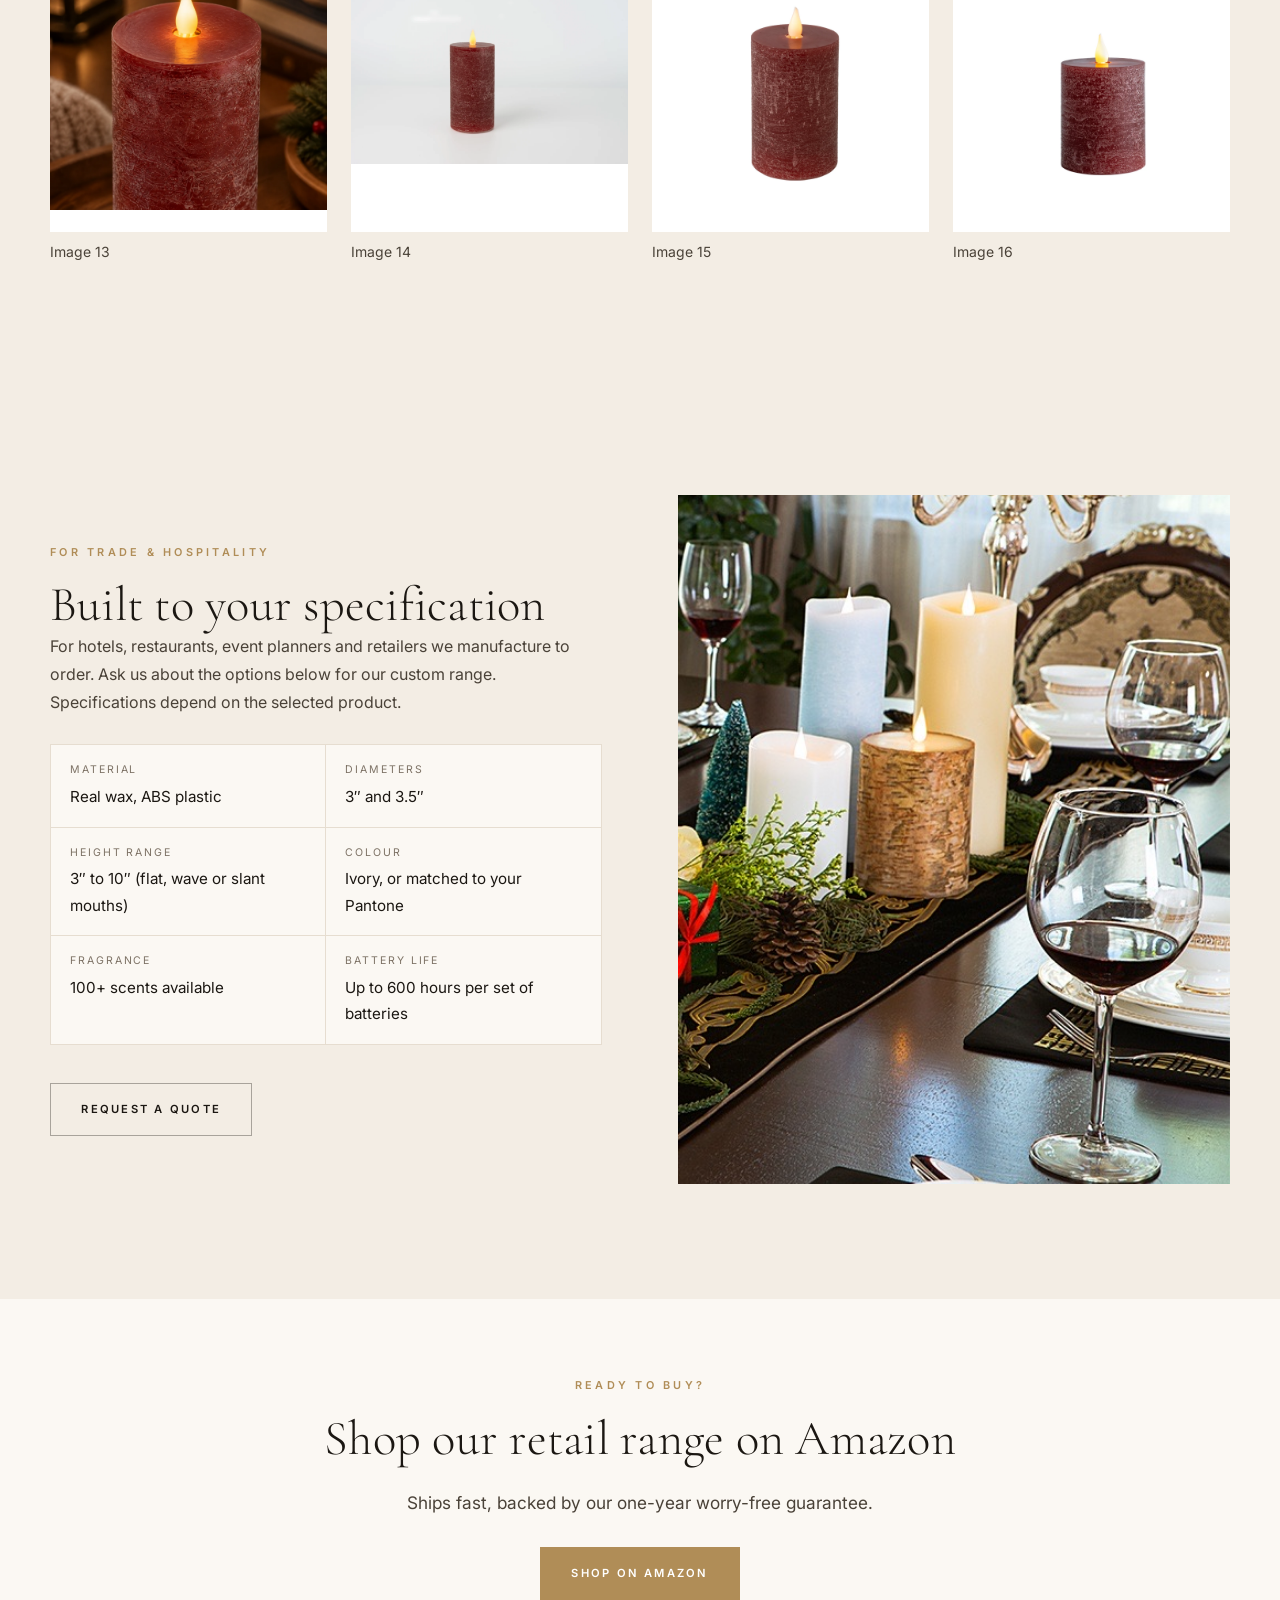
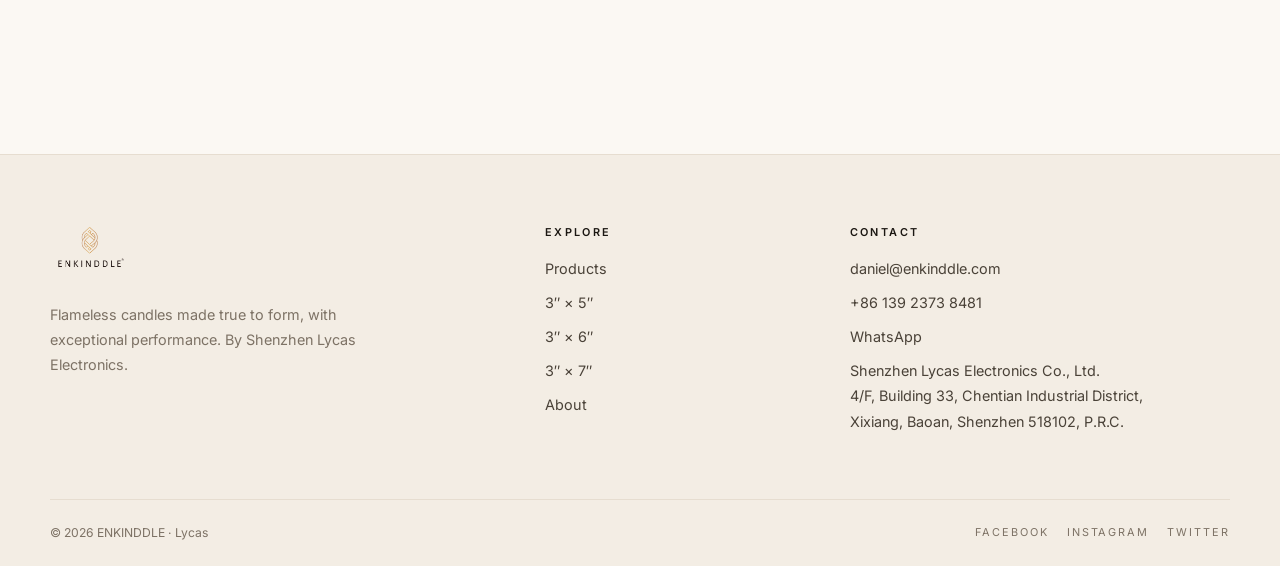
<file: products/index.html>
<!DOCTYPE html>
<html lang="en">
<head>
<meta charset="utf-8">
<meta name="viewport" content="width=device-width, initial-scale=1">
<title>Flameless Candles — ENKINDDLE</title>
<meta name="description" content="ENKINDDLE flameless candles in 3″×5″, 3″×6″ and 3″×7″: real wax, a patented 3D moving flame, a 4-hour timer and up to 600 hours on two C batteries. Explore our Amazon retail range and enquire about B2B orders.">
<link rel="canonical" href="https://enkinddle.com/products/">
<meta property="og:type" content="website">
<meta property="og:title" content="The ENKINDDLE Collection">
<meta property="og:description" content="Real wax, a patented 3D moving flame and a 4-hour timer — in three heights. Plus custom colours and scents for wholesale.">
<meta property="og:image" content="https://enkinddle.com/assets/img/product-3x7.jpg">
<meta property="og:url" content="https://enkinddle.com/products/">
<meta name="theme-color" content="#fbf8f3">
<link rel="icon" href="/assets/img/enkinddle-logo.png">
<link rel="preconnect" href="https://fonts.googleapis.com">
<link rel="preconnect" href="https://fonts.gstatic.com" crossorigin>
<link href="https://fonts.googleapis.com/css2?family=Cormorant+Garamond:wght@300;400;500&family=Inter:wght@300;400;500;600&display=swap" rel="stylesheet">
<link rel="stylesheet" href="/assets/css/style.css">
</head>
<body>
<header class="site-header">
  <div class="wrap header-inner">
    <a class="brand" href="/" aria-label="ENKINDDLE home">
      <img src="/assets/img/enkinddle-logo.png" alt="ENKINDDLE" width="67" height="46">
    </a>
    <button class="nav-toggle" type="button" aria-expanded="false" aria-controls="site-nav" aria-label="Open menu">
      <span></span><span></span><span></span>
    </button>
    <nav id="site-nav" class="site-nav" aria-label="Main">
      <a href="/">Home</a>
      <a href="/products/" aria-current="page">Products</a>
      <a href="/lycas/">About</a>
      <a href="/contact/">Contact</a>
      <a class="nav-cta" href="https://www.amazon.com/dp/B0DKXBDCCX" target="_blank" rel="noopener">Shop on Amazon</a>
    </nav>
  </div>
</header>

<main>
  <section class="page-hero">
    <div class="wrap">
      <span class="eyebrow">The collection</span>
      <h1>Flameless candles</h1>
      <p class="lede">Real wax, an ivory finish and a patented 3D moving flame that flicks inside a melted rim. A four-hour timer takes care of the evening, and two C batteries keep it glowing for up to 600 hours. Choose a height from our Amazon retail range below. For our new B2B collection, contact us for details and a quotation.</p>
    </div>
  </section>

  <section class="section--tight">
    <div class="wrap">
      <div class="grid-3">
        <article class="card">
          <div class="card__media">
            <img src="/assets/img/product-3x5.jpg" alt="ENKINDDLE 3 by 5 inch ivory flameless candle with a 3D moving flame" width="1200" height="1200">
          </div>
          <div class="card__body">
            <p class="card__meta">3&Prime; &times; 5&Prime; &middot; Ivory real wax</p>
            <h3>ENKINDDLE Flameless Candle 3&Prime; &times; 5&Prime;</h3>
            <p>The shortest of the three — sized for dinner tables, shelves and side tables.</p>
            <ul>
              <li>Patented 3D moving flame</li>
              <li>4-hour timer, repeats daily</li>
              <li>Up to 600 hours on 2 &times; C batteries</li>
            </ul>
            <div class="card__actions">
              <a class="btn" href="/products/3x5/">View details</a>
              <a class="btn btn--gold" href="https://www.amazon.com/dp/B0DKX6Y47D" target="_blank" rel="noopener">Buy on Amazon</a>
            </div>
          </div>
        </article>
        <article class="card">
          <div class="card__media">
            <img src="/assets/img/product-3x6.jpg" alt="ENKINDDLE 3 by 6 inch ivory flameless candle with a 3D moving flame" width="1200" height="1200">
          </div>
          <div class="card__body">
            <p class="card__meta">3&Prime; &times; 6&Prime; &middot; Ivory real wax</p>
            <h3>ENKINDDLE Flameless Candle 3&Prime; &times; 6&Prime;</h3>
            <p>The middle height, and our most versatile — at home on mantels and dining tables.</p>
            <ul>
              <li>Patented 3D moving flame</li>
              <li>4-hour timer, repeats daily</li>
              <li>Up to 600 hours on 2 &times; C batteries</li>
            </ul>
            <div class="card__actions">
              <a class="btn" href="/products/3x6/">View details</a>
              <a class="btn btn--gold" href="https://www.amazon.com/dp/B0DKXM1PVW" target="_blank" rel="noopener">Buy on Amazon</a>
            </div>
          </div>
        </article>
        <article class="card">
          <div class="card__media">
            <img src="/assets/img/product-3x7.jpg" alt="ENKINDDLE 3 by 7 inch ivory flameless candle with a 3D moving flame" width="1200" height="1200">
          </div>
          <div class="card__body">
            <p class="card__meta">3&Prime; &times; 7&Prime; &middot; Ivory real wax</p>
            <h3>ENKINDDLE Flameless Candle 3&Prime; &times; 7&Prime;</h3>
            <p>The tall pillar for lanterns, centrepieces and floor-level groupings.</p>
            <ul>
              <li>Patented 3D moving flame</li>
              <li>4-hour timer, repeats daily</li>
              <li>Up to 600 hours on 2 &times; C batteries</li>
            </ul>
            <div class="card__actions">
              <a class="btn" href="/products/enkinddle-flameless-candles-ivory-real-wax-led-candles-with-remote-1-pack-3x7/">View details</a>
              <a class="btn btn--gold" href="https://www.amazon.com/dp/B0DKXBDCCX" target="_blank" rel="noopener">Buy on Amazon</a>
            </div>
          </div>
        </article>
      </div>
      <p class="buy-note">All three sizes are listed on our Amazon store — choose your height at checkout. Prices and availability live on Amazon.</p>
    </div>
  </section>

  <section class="section section--cream" id="b2b-collection">
    <div class="wrap">
      <span class="eyebrow">New collection · For trade partners</span>
      <h2>Available for B2B orders</h2>
      <p>Available sizes: <strong>4&Prime; &times; 5&Prime;, 4&Prime; &times; 7&Prime; and 4&Prime; &times; 9&Prime;</strong>.</p>
      <p><strong>Minimum order quantity: 1,000 pcs.</strong> Contact us for product details and a quotation. This collection is not currently available on Amazon.</p>
      <p>Please include the image number, required size and quantity in your enquiry.</p>
      <a class="btn" href="mailto:daniel@enkinddle.com?subject=ENKINDDLE%20B2B%20collection%20enquiry">Request a quote</a>
      <div class="b2b-gallery">
<figure class="b2b-photo"><a href="/assets/img/b2b/collection-01.webp" target="_blank" rel="noopener" aria-label="View collection image 01 enlarged"><img src="/assets/img/b2b/collection-01.webp" alt="ENKINDDLE B2B collection — product image 01" width="1400" height="1400" loading="lazy"></a><figcaption>Image 01</figcaption></figure>
<figure class="b2b-photo"><a href="/assets/img/b2b/collection-02.webp" target="_blank" rel="noopener" aria-label="View collection image 02 enlarged"><img src="/assets/img/b2b/collection-02.webp" alt="ENKINDDLE B2B collection — product image 02" width="1400" height="1400" loading="lazy"></a><figcaption>Image 02</figcaption></figure>
<figure class="b2b-photo"><a href="/assets/img/b2b/collection-03.webp" target="_blank" rel="noopener" aria-label="View collection image 03 enlarged"><img src="/assets/img/b2b/collection-03.webp" alt="ENKINDDLE B2B collection — product image 03" width="1400" height="1400" loading="lazy"></a><figcaption>Image 03</figcaption></figure>
<figure class="b2b-photo"><a href="/assets/img/b2b/collection-04.webp" target="_blank" rel="noopener" aria-label="View collection image 04 enlarged"><img src="/assets/img/b2b/collection-04.webp" alt="ENKINDDLE B2B collection — product image 04" width="1400" height="1400" loading="lazy"></a><figcaption>Image 04</figcaption></figure>
<figure class="b2b-photo"><a href="/assets/img/b2b/collection-05.webp" target="_blank" rel="noopener" aria-label="View collection image 05 enlarged"><img src="/assets/img/b2b/collection-05.webp" alt="ENKINDDLE B2B collection — product image 05" width="1400" height="1400" loading="lazy"></a><figcaption>Image 05</figcaption></figure>
<figure class="b2b-photo"><a href="/assets/img/b2b/collection-06.webp" target="_blank" rel="noopener" aria-label="View collection image 06 enlarged"><img src="/assets/img/b2b/collection-06.webp" alt="ENKINDDLE B2B collection — product image 06" width="1400" height="574" loading="lazy"></a><figcaption>Image 06</figcaption></figure>
<figure class="b2b-photo"><a href="/assets/img/b2b/collection-07.webp" target="_blank" rel="noopener" aria-label="View collection image 07 enlarged"><img src="/assets/img/b2b/collection-07.webp" alt="ENKINDDLE B2B collection — product image 07" width="1400" height="1400" loading="lazy"></a><figcaption>Image 07</figcaption></figure>
<figure class="b2b-photo"><a href="/assets/img/b2b/collection-08.webp" target="_blank" rel="noopener" aria-label="View collection image 08 enlarged"><img src="/assets/img/b2b/collection-08.webp" alt="ENKINDDLE B2B collection — product image 08" width="1400" height="574" loading="lazy"></a><figcaption>Image 08</figcaption></figure>
<figure class="b2b-photo"><a href="/assets/img/b2b/collection-09.webp" target="_blank" rel="noopener" aria-label="View collection image 09 enlarged"><img src="/assets/img/b2b/collection-09.webp" alt="ENKINDDLE B2B collection — product image 09" width="1400" height="1400" loading="lazy"></a><figcaption>Image 09</figcaption></figure>
<figure class="b2b-photo"><a href="/assets/img/b2b/collection-10.webp" target="_blank" rel="noopener" aria-label="View collection image 10 enlarged"><img src="/assets/img/b2b/collection-10.webp" alt="ENKINDDLE B2B collection — product image 10" width="1400" height="574" loading="lazy"></a><figcaption>Image 10</figcaption></figure>
<figure class="b2b-photo"><a href="/assets/img/b2b/collection-11.webp" target="_blank" rel="noopener" aria-label="View collection image 11 enlarged"><img src="/assets/img/b2b/collection-11.webp" alt="ENKINDDLE B2B collection — product image 11" width="1400" height="574" loading="lazy"></a><figcaption>Image 11</figcaption></figure>
<figure class="b2b-photo"><a href="/assets/img/b2b/collection-12.webp" target="_blank" rel="noopener" aria-label="View collection image 12 enlarged"><img src="/assets/img/b2b/collection-12.webp" alt="ENKINDDLE B2B collection — product image 12" width="1400" height="574" loading="lazy"></a><figcaption>Image 12</figcaption></figure>
<figure class="b2b-photo"><a href="/assets/img/b2b/collection-13.webp" target="_blank" rel="noopener" aria-label="View collection image 13 enlarged"><img src="/assets/img/b2b/collection-13.webp" alt="ENKINDDLE B2B collection — product image 13" width="1400" height="1400" loading="lazy"></a><figcaption>Image 13</figcaption></figure>
<figure class="b2b-photo"><a href="/assets/img/b2b/collection-14.webp" target="_blank" rel="noopener" aria-label="View collection image 14 enlarged"><img src="/assets/img/b2b/collection-14.webp" alt="ENKINDDLE B2B collection — product image 14" width="1400" height="933" loading="lazy"></a><figcaption>Image 14</figcaption></figure>
<figure class="b2b-photo"><a href="/assets/img/b2b/collection-15.webp" target="_blank" rel="noopener" aria-label="View collection image 15 enlarged"><img src="/assets/img/b2b/collection-15.webp" alt="ENKINDDLE B2B collection — product image 15" width="1400" height="1400" loading="lazy"></a><figcaption>Image 15</figcaption></figure>
<figure class="b2b-photo"><a href="/assets/img/b2b/collection-16.webp" target="_blank" rel="noopener" aria-label="View collection image 16 enlarged"><img src="/assets/img/b2b/collection-16.webp" alt="ENKINDDLE B2B collection — product image 16" width="1400" height="1400" loading="lazy"></a><figcaption>Image 16</figcaption></figure>
      </div>
    </div>
  </section>

  <section class="section section--cream">
    <div class="wrap split">
      <div class="split__body">
        <span class="eyebrow">For trade &amp; hospitality</span>
        <h2>Built to your specification</h2>
        <p>For hotels, restaurants, event planners and retailers we manufacture to order. Ask us about the options below for our custom range. Specifications depend on the selected product.</p>
        <div class="specs" style="margin-bottom:1.6rem">
          <div><dt>Material</dt><dd>Real wax, ABS plastic</dd></div>
          <div><dt>Diameters</dt><dd>3&Prime; and 3.5&Prime;</dd></div>
          <div><dt>Height range</dt><dd>3&Prime; to 10&Prime; (flat, wave or slant mouths)</dd></div>
          <div><dt>Colour</dt><dd>Ivory, or matched to your Pantone</dd></div>
          <div><dt>Fragrance</dt><dd>100+ scents available</dd></div>
          <div><dt>Battery life</dt><dd>Up to 600 hours per set of batteries</dd></div>
        </div>
        <a class="btn btn--ghost" href="/contact/">Request a quote</a>
      </div>
      <div class="split__media">
        <img src="/assets/img/Table2-1-1.jpg" alt="ENKINDDLE flameless candles set as a table centrepiece for an event" width="500" height="750" loading="lazy">
      </div>
    </div>
  </section>

  <section class="section section--tight">
    <div class="wrap-narrow" style="text-align:center">
      <span class="eyebrow">Ready to buy?</span>
      <h2 style="margin-bottom:1.4rem">Shop our retail range on Amazon</h2>
      <p class="lede" style="margin-inline:auto;margin-bottom:1.8rem">Ships fast, backed by our one-year worry-free guarantee.</p>
      <a class="btn btn--gold" href="https://www.amazon.com/dp/B0DKXBDCCX" target="_blank" rel="noopener">Shop on Amazon</a>
    </div>
  </section>
</main>

<footer class="site-footer">
  <div class="wrap footer-grid">
    <div>
      <img src="/assets/img/enkinddle-logo.png" alt="ENKINDDLE" width="82" height="56" loading="lazy">
      <p>Flameless candles made true to form, with exceptional performance. By Shenzhen Lycas Electronics.</p>
    </div>
    <div>
      <h4>Explore</h4>
      <ul>
        <li><a href="/products/">Products</a></li>
        <li><a href="/products/3x5/">3&Prime; &times; 5&Prime;</a></li>
        <li><a href="/products/3x6/">3&Prime; &times; 6&Prime;</a></li>
        <li><a href="/products/enkinddle-flameless-candles-ivory-real-wax-led-candles-with-remote-1-pack-3x7/">3&Prime; &times; 7&Prime;</a></li>
        <li><a href="/lycas/">About</a></li>
      </ul>
    </div>
    <div>
      <h4>Contact</h4>
      <ul>
        <li><a href="mailto:daniel@enkinddle.com">daniel@enkinddle.com</a></li>
        <li><a href="tel:+8613923738481">+86 139 2373 8481</a></li>
        <li><a href="https://wa.me/8613923738481?text=Hi%2C%20I%27d%20like%20to%20ask%20about%20ENKINDDLE%20candles" target="_blank" rel="noopener">WhatsApp</a></li>
        <li>Shenzhen Lycas Electronics Co., Ltd.<br>4/F, Building 33, Chentian Industrial District,<br>Xixiang, Baoan, Shenzhen 518102, P.R.C.</li>
      </ul>
    </div>
  </div>
  <div class="wrap footer-bottom">
    <span>&copy; 2026 ENKINDDLE &middot; Lycas</span>
    <div class="social">
      <a href="https://www.facebook.com/Enkinddle/" target="_blank" rel="noopener">Facebook</a>
      <a href="https://www.instagram.com/enkinddlecandles/" target="_blank" rel="noopener">Instagram</a>
      <a href="https://twitter.com/EnkinddleCandle" target="_blank" rel="noopener">Twitter</a>
    </div>
  </div>
</footer>
<script src="/assets/js/site.js" defer></script>
</body>
</html>
</file>
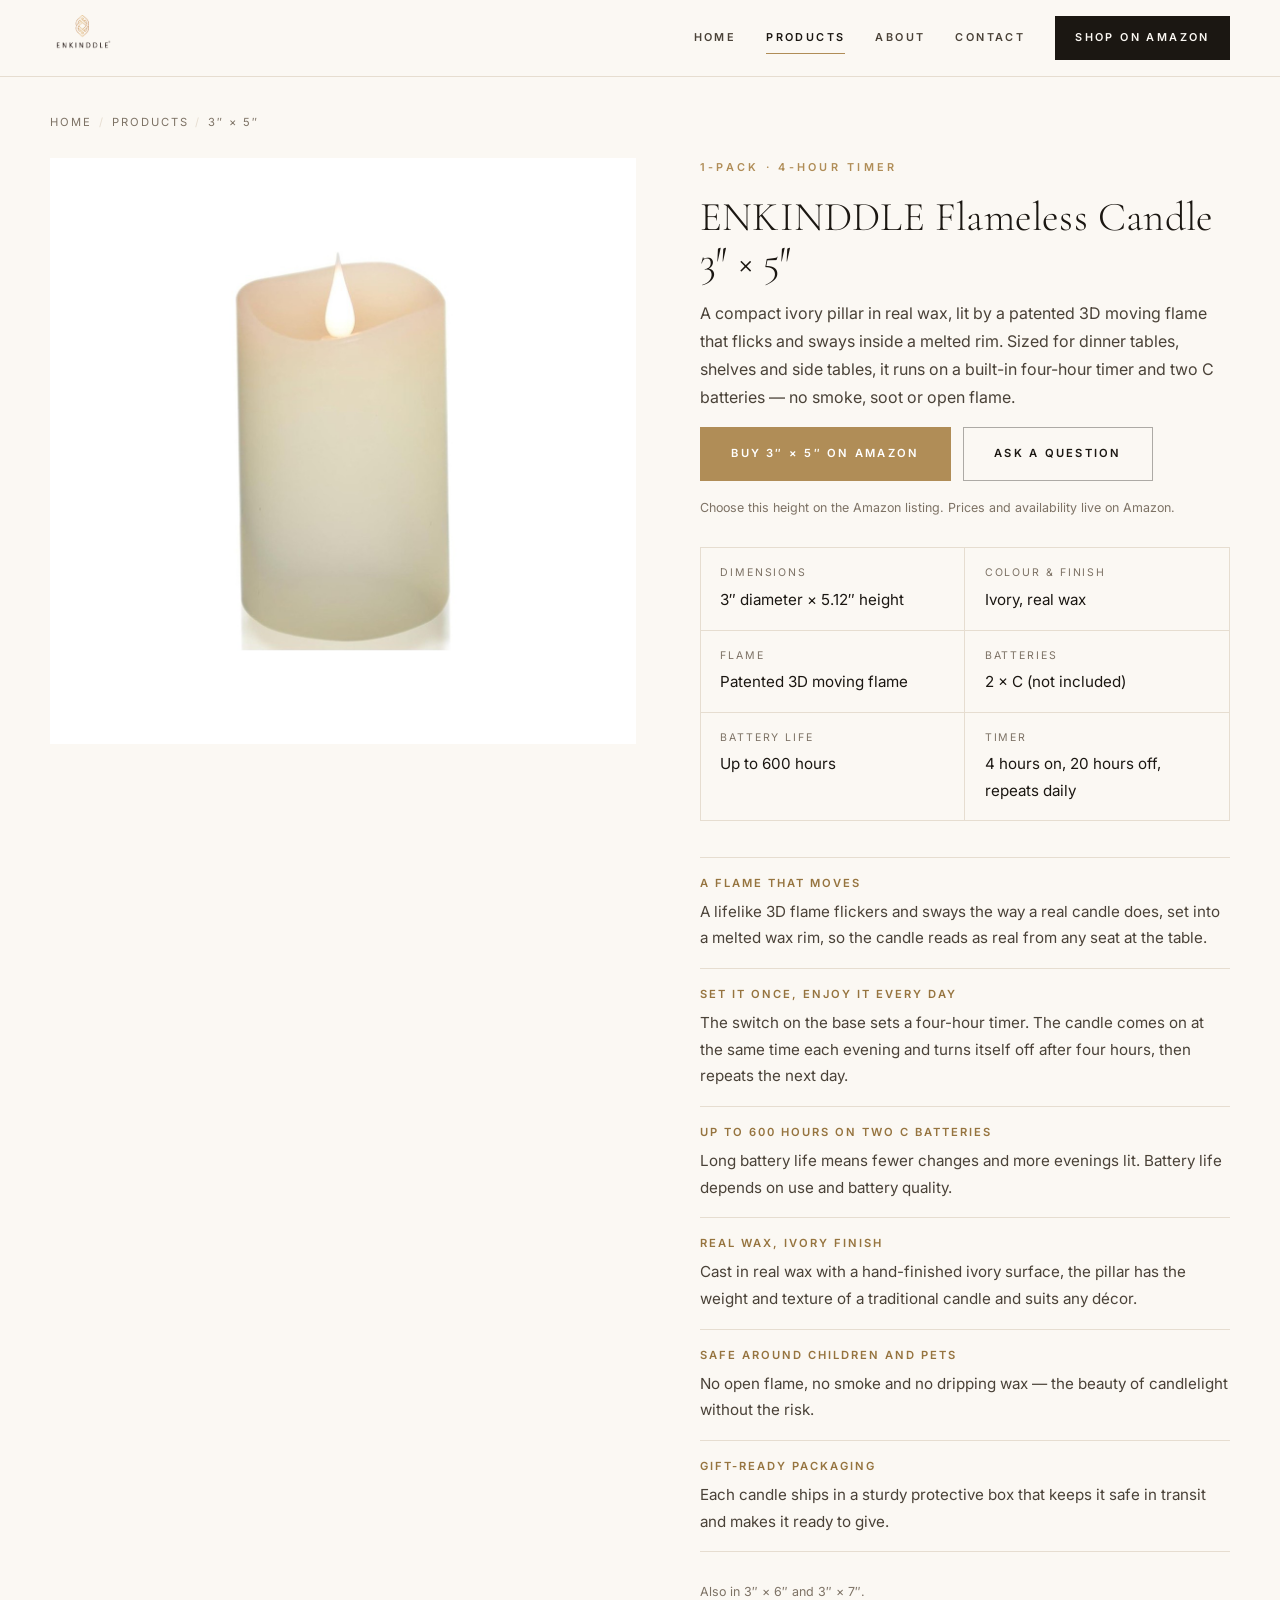
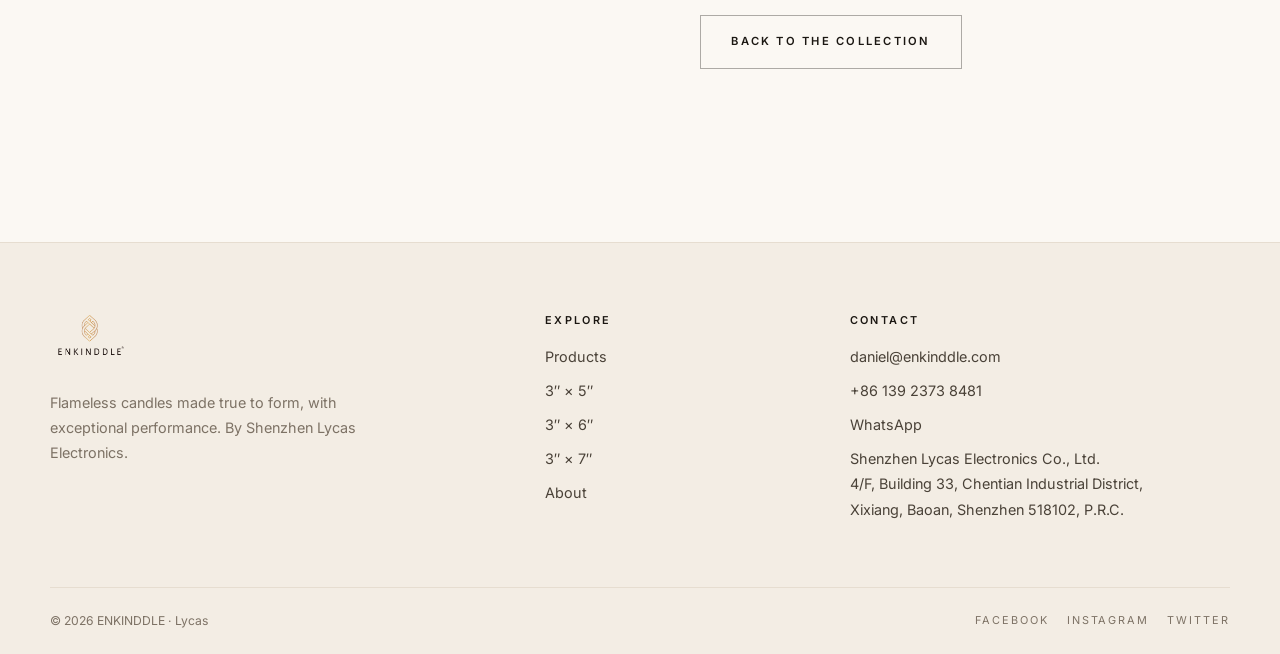
<file: products/3x5/index.html>
<!DOCTYPE html>
<html lang="en">
<head>
<meta charset="utf-8">
<meta name="viewport" content="width=device-width, initial-scale=1">
<title>ENKINDDLE Flameless Candle 3″ × 5″ — Ivory Real Wax with 3D Moving Flame</title>
<meta name="description" content="ENKINDDLE 3″×5″ flameless candle in ivory real wax: a patented 3D moving flame, a 4-hour daily timer and up to 600 hours on two C batteries. No smoke, soot or open flame.">
<link rel="canonical" href="https://enkinddle.com/products/3x5/">
<meta property="og:type" content="product">
<meta property="og:title" content="ENKINDDLE Flameless Candle 3″ × 5″">
<meta property="og:description" content="Ivory real wax LED pillar candle with a patented 3D moving flame, a 4-hour timer and up to 600 hours of battery life.">
<meta property="og:image" content="https://enkinddle.com/assets/img/product-3x5.jpg">
<meta property="og:url" content="https://enkinddle.com/products/3x5/">
<meta name="theme-color" content="#fbf8f3">
<link rel="icon" href="/assets/img/enkinddle-logo.png">
<link rel="preconnect" href="https://fonts.googleapis.com">
<link rel="preconnect" href="https://fonts.gstatic.com" crossorigin>
<link href="https://fonts.googleapis.com/css2?family=Cormorant+Garamond:wght@300;400;500&family=Inter:wght@300;400;500;600&display=swap" rel="stylesheet">
<link rel="stylesheet" href="/assets/css/style.css">
<script type="application/ld+json">
{
  "@context": "https://schema.org",
  "@type": "Product",
  "name": "ENKINDDLE Flameless Candle 3″ × 5″",
  "description": "Ivory real wax LED pillar candle with a patented 3D moving flame, a built-in 4-hour daily timer and up to 600 hours of battery life.",
  "sku": "B0DKX6Y47D",
  "brand": { "@type": "Brand", "name": "ENKINDDLE" },
  "image": "https://enkinddle.com/assets/img/product-3x5.jpg",
  "url": "https://enkinddle.com/products/3x5/",
  "manufacturer": { "@type": "Organization", "name": "Shenzhen Lycas Electronics Co., Ltd." }
}
</script>
</head>
<body>
<header class="site-header">
  <div class="wrap header-inner">
    <a class="brand" href="/" aria-label="ENKINDDLE home">
      <img src="/assets/img/enkinddle-logo.png" alt="ENKINDDLE" width="67" height="46">
    </a>
    <button class="nav-toggle" type="button" aria-expanded="false" aria-controls="site-nav" aria-label="Open menu">
      <span></span><span></span><span></span>
    </button>
    <nav id="site-nav" class="site-nav" aria-label="Main">
      <a href="/">Home</a>
      <a href="/products/" aria-current="page">Products</a>
      <a href="/lycas/">About</a>
      <a href="/contact/">Contact</a>
      <a class="nav-cta" href="https://www.amazon.com/dp/B0DKXBDCCX" target="_blank" rel="noopener">Shop on Amazon</a>
    </nav>
  </div>
</header>

<main class="wrap">
  <nav class="breadcrumb" aria-label="Breadcrumb">
    <a href="/">Home</a><span>/</span><a href="/products/">Products</a><span>/</span>3&Prime; &times; 5&Prime;
  </nav>

  <div class="product-detail">
    <div class="product-detail__media">
      <img src="/assets/img/product-3x5.jpg" alt="ENKINDDLE 3 by 5 inch ivory flameless candle with a glowing 3D moving flame" width="1200" height="1200">
    </div>
    <div>
      <span class="eyebrow">1-pack &middot; 4-hour timer</span>
      <h1>ENKINDDLE Flameless Candle 3&Prime; &times; 5&Prime;</h1>
      <p>A compact ivory pillar in real wax, lit by a patented 3D moving flame that flicks and sways inside a melted rim. Sized for dinner tables, shelves and side tables, it runs on a built-in four-hour timer and two C batteries — no smoke, soot or open flame.</p>

      <div class="buy-bar">
        <a class="btn btn--gold" href="https://www.amazon.com/dp/B0DKX6Y47D" target="_blank" rel="noopener">Buy 3&Prime; &times; 5&Prime; on Amazon</a>
        <a class="btn btn--ghost" href="/contact/">Ask a question</a>
      </div>
      <p class="buy-note">Choose this height on the Amazon listing. Prices and availability live on Amazon.</p>

      <dl class="specs">
        <div><dt>Dimensions</dt><dd>3&Prime; diameter &times; 5.12&Prime; height</dd></div>
        <div><dt>Colour &amp; finish</dt><dd>Ivory, real wax</dd></div>
        <div><dt>Flame</dt><dd>Patented 3D moving flame</dd></div>
        <div><dt>Batteries</dt><dd>2 &times; C (not included)</dd></div>
        <div><dt>Battery life</dt><dd>Up to 600 hours</dd></div>
        <div><dt>Timer</dt><dd>4 hours on, 20 hours off, repeats daily</dd></div>
      </dl>

      <ul class="feature-list">
        <li>
          <strong>A flame that moves</strong>
          A lifelike 3D flame flickers and sways the way a real candle does, set into a melted wax rim, so the candle reads as real from any seat at the table.
        </li>
        <li>
          <strong>Set it once, enjoy it every day</strong>
          The switch on the base sets a four-hour timer. The candle comes on at the same time each evening and turns itself off after four hours, then repeats the next day.
        </li>
        <li>
          <strong>Up to 600 hours on two C batteries</strong>
          Long battery life means fewer changes and more evenings lit. Battery life depends on use and battery quality.
        </li>
        <li>
          <strong>Real wax, ivory finish</strong>
          Cast in real wax with a hand-finished ivory surface, the pillar has the weight and texture of a traditional candle and suits any décor.
        </li>
        <li>
          <strong>Safe around children and pets</strong>
          No open flame, no smoke and no dripping wax — the beauty of candlelight without the risk.
        </li>
        <li>
          <strong>Gift-ready packaging</strong>
          Each candle ships in a sturdy protective box that keeps it safe in transit and makes it ready to give.
        </li>
      </ul>

      <p class="buy-note">Also in <a href="/products/3x6/">3&Prime; &times; 6&Prime;</a> and <a href="/products/enkinddle-flameless-candles-ivory-real-wax-led-candles-with-remote-1-pack-3x7/">3&Prime; &times; 7&Prime;</a>.</p>
      <a class="btn btn--ghost" href="/products/">Back to the collection</a>
    </div>
  </div>
</main>

<footer class="site-footer">
  <div class="wrap footer-grid">
    <div>
      <img src="/assets/img/enkinddle-logo.png" alt="ENKINDDLE" width="82" height="56" loading="lazy">
      <p>Flameless candles made true to form, with exceptional performance. By Shenzhen Lycas Electronics.</p>
    </div>
    <div>
      <h4>Explore</h4>
      <ul>
        <li><a href="/products/">Products</a></li>
        <li><a href="/products/3x5/">3&Prime; &times; 5&Prime;</a></li>
        <li><a href="/products/3x6/">3&Prime; &times; 6&Prime;</a></li>
        <li><a href="/products/enkinddle-flameless-candles-ivory-real-wax-led-candles-with-remote-1-pack-3x7/">3&Prime; &times; 7&Prime;</a></li>
        <li><a href="/lycas/">About</a></li>
      </ul>
    </div>
    <div>
      <h4>Contact</h4>
      <ul>
        <li><a href="mailto:daniel@enkinddle.com">daniel@enkinddle.com</a></li>
        <li><a href="tel:+8613923738481">+86 139 2373 8481</a></li>
        <li><a href="https://wa.me/8613923738481?text=Hi%2C%20I%27d%20like%20to%20ask%20about%20ENKINDDLE%20candles" target="_blank" rel="noopener">WhatsApp</a></li>
        <li>Shenzhen Lycas Electronics Co., Ltd.<br>4/F, Building 33, Chentian Industrial District,<br>Xixiang, Baoan, Shenzhen 518102, P.R.C.</li>
      </ul>
    </div>
  </div>
  <div class="wrap footer-bottom">
    <span>&copy; 2026 ENKINDDLE &middot; Lycas</span>
    <div class="social">
      <a href="https://www.facebook.com/Enkinddle/" target="_blank" rel="noopener">Facebook</a>
      <a href="https://www.instagram.com/enkinddlecandles/" target="_blank" rel="noopener">Instagram</a>
      <a href="https://twitter.com/EnkinddleCandle" target="_blank" rel="noopener">Twitter</a>
    </div>
  </div>
</footer>
<script src="/assets/js/site.js" defer></script>
</body>
</html>
</file>
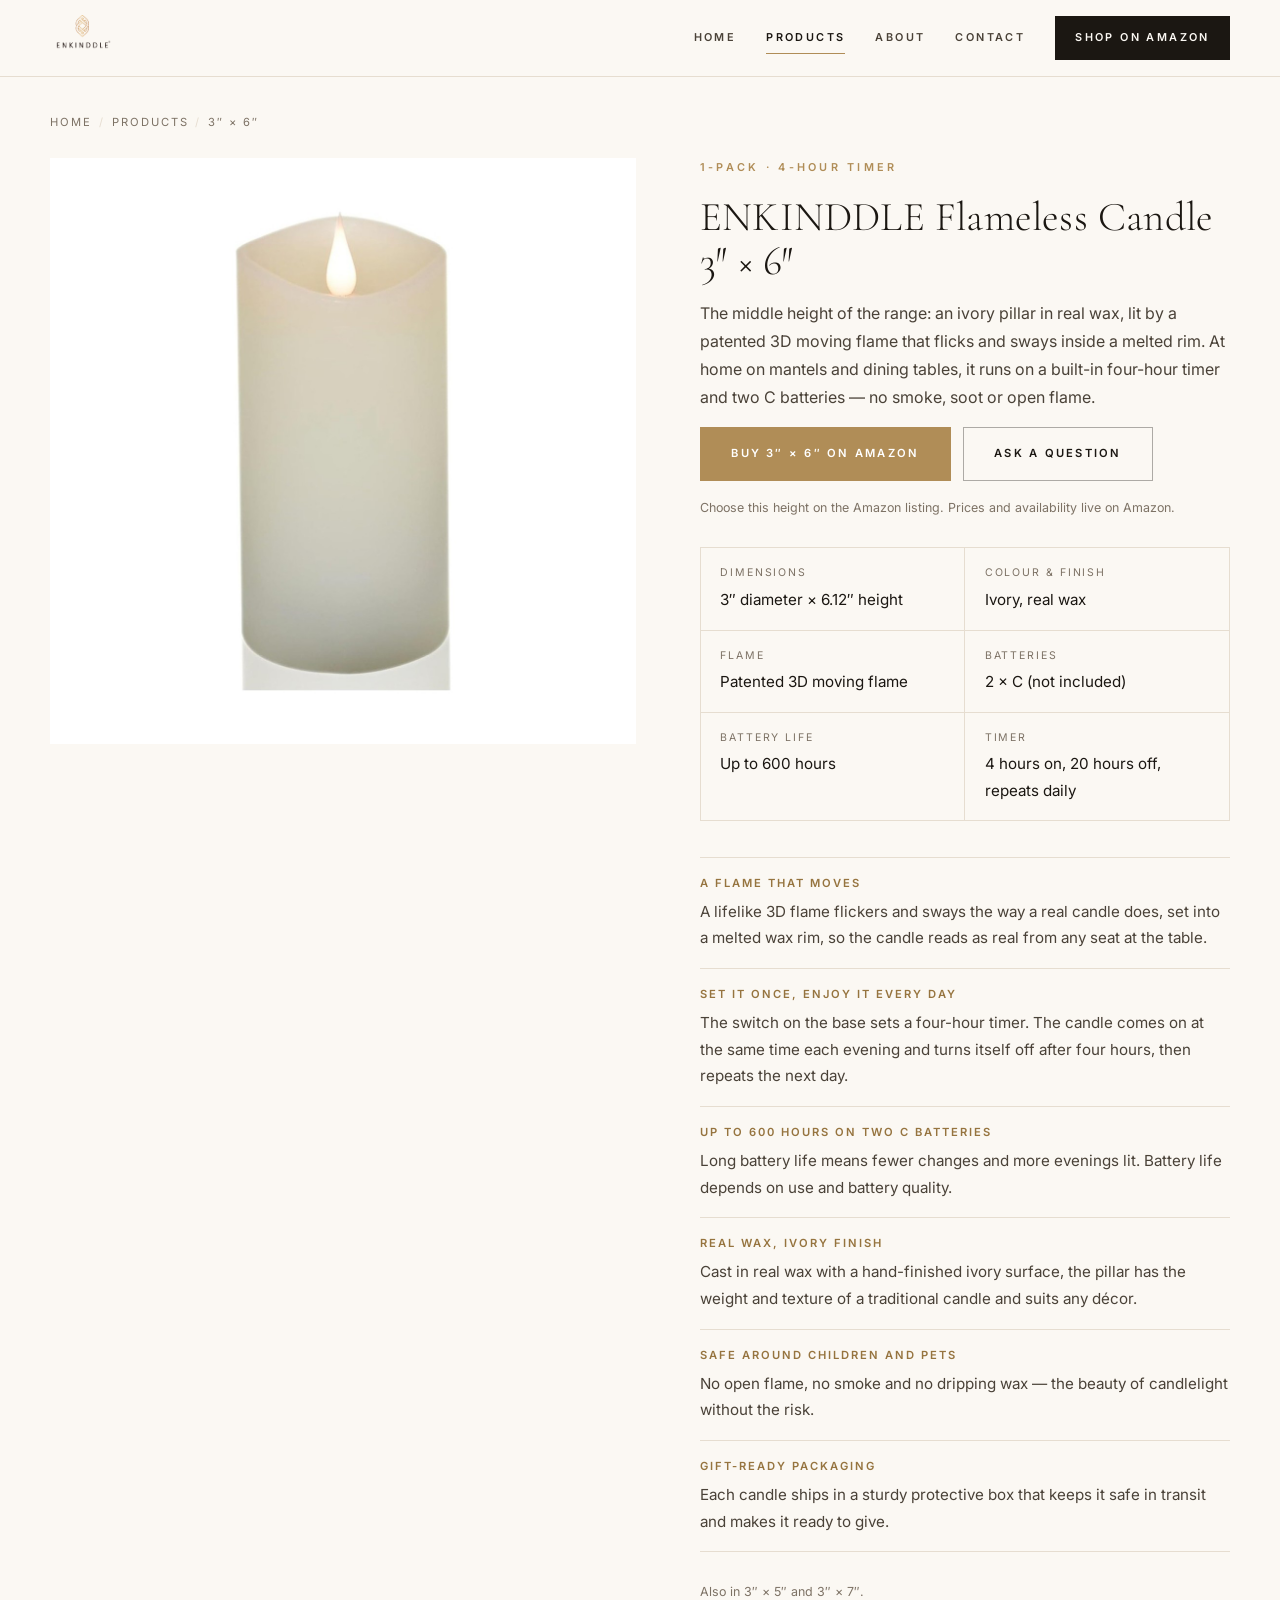
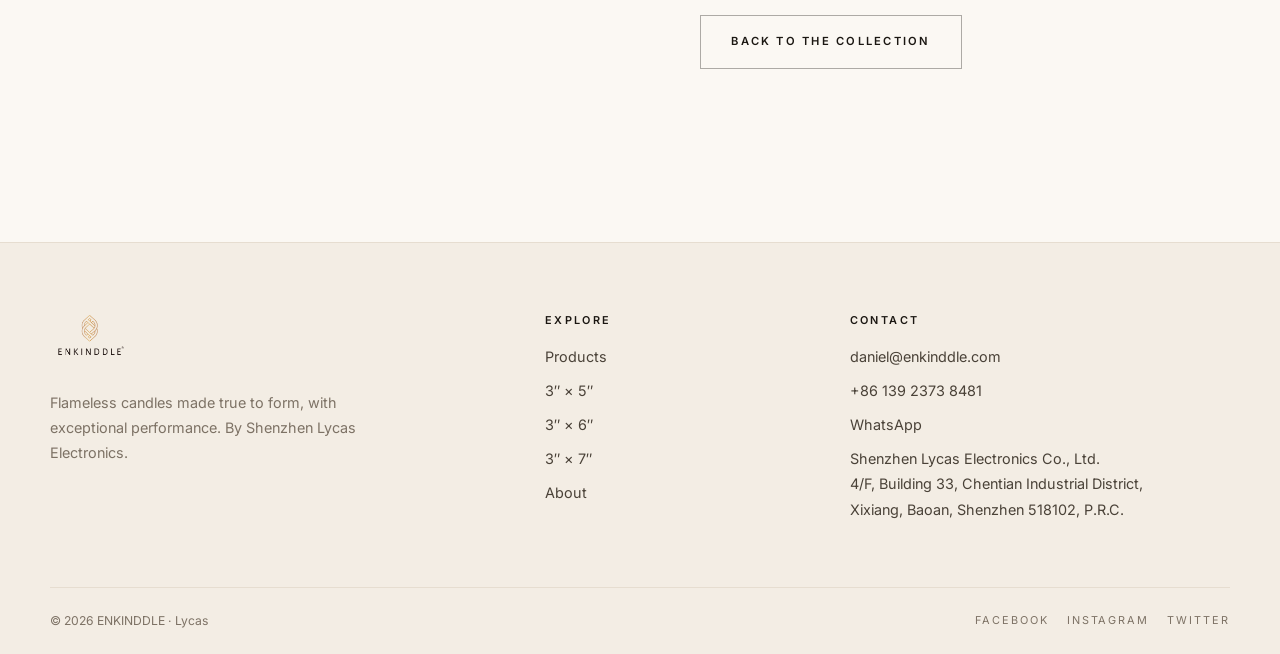
<file: products/3x6/index.html>
<!DOCTYPE html>
<html lang="en">
<head>
<meta charset="utf-8">
<meta name="viewport" content="width=device-width, initial-scale=1">
<title>ENKINDDLE Flameless Candle 3″ × 6″ — Ivory Real Wax with 3D Moving Flame</title>
<meta name="description" content="ENKINDDLE 3″×6″ flameless candle in ivory real wax: a patented 3D moving flame, a 4-hour daily timer and up to 600 hours on two C batteries. No smoke, soot or open flame.">
<link rel="canonical" href="https://enkinddle.com/products/3x6/">
<meta property="og:type" content="product">
<meta property="og:title" content="ENKINDDLE Flameless Candle 3″ × 6″">
<meta property="og:description" content="Ivory real wax LED pillar candle with a patented 3D moving flame, a 4-hour timer and up to 600 hours of battery life.">
<meta property="og:image" content="https://enkinddle.com/assets/img/product-3x6.jpg">
<meta property="og:url" content="https://enkinddle.com/products/3x6/">
<meta name="theme-color" content="#fbf8f3">
<link rel="icon" href="/assets/img/enkinddle-logo.png">
<link rel="preconnect" href="https://fonts.googleapis.com">
<link rel="preconnect" href="https://fonts.gstatic.com" crossorigin>
<link href="https://fonts.googleapis.com/css2?family=Cormorant+Garamond:wght@300;400;500&family=Inter:wght@300;400;500;600&display=swap" rel="stylesheet">
<link rel="stylesheet" href="/assets/css/style.css">
<script type="application/ld+json">
{
  "@context": "https://schema.org",
  "@type": "Product",
  "name": "ENKINDDLE Flameless Candle 3″ × 6″",
  "description": "Ivory real wax LED pillar candle with a patented 3D moving flame, a built-in 4-hour daily timer and up to 600 hours of battery life.",
  "sku": "B0DKXM1PVW",
  "brand": { "@type": "Brand", "name": "ENKINDDLE" },
  "image": "https://enkinddle.com/assets/img/product-3x6.jpg",
  "url": "https://enkinddle.com/products/3x6/",
  "manufacturer": { "@type": "Organization", "name": "Shenzhen Lycas Electronics Co., Ltd." }
}
</script>
</head>
<body>
<header class="site-header">
  <div class="wrap header-inner">
    <a class="brand" href="/" aria-label="ENKINDDLE home">
      <img src="/assets/img/enkinddle-logo.png" alt="ENKINDDLE" width="67" height="46">
    </a>
    <button class="nav-toggle" type="button" aria-expanded="false" aria-controls="site-nav" aria-label="Open menu">
      <span></span><span></span><span></span>
    </button>
    <nav id="site-nav" class="site-nav" aria-label="Main">
      <a href="/">Home</a>
      <a href="/products/" aria-current="page">Products</a>
      <a href="/lycas/">About</a>
      <a href="/contact/">Contact</a>
      <a class="nav-cta" href="https://www.amazon.com/dp/B0DKXBDCCX" target="_blank" rel="noopener">Shop on Amazon</a>
    </nav>
  </div>
</header>

<main class="wrap">
  <nav class="breadcrumb" aria-label="Breadcrumb">
    <a href="/">Home</a><span>/</span><a href="/products/">Products</a><span>/</span>3&Prime; &times; 6&Prime;
  </nav>

  <div class="product-detail">
    <div class="product-detail__media">
      <img src="/assets/img/product-3x6.jpg" alt="ENKINDDLE 3 by 6 inch ivory flameless candle with a glowing 3D moving flame" width="1200" height="1200">
    </div>
    <div>
      <span class="eyebrow">1-pack &middot; 4-hour timer</span>
      <h1>ENKINDDLE Flameless Candle 3&Prime; &times; 6&Prime;</h1>
      <p>The middle height of the range: an ivory pillar in real wax, lit by a patented 3D moving flame that flicks and sways inside a melted rim. At home on mantels and dining tables, it runs on a built-in four-hour timer and two C batteries — no smoke, soot or open flame.</p>

      <div class="buy-bar">
        <a class="btn btn--gold" href="https://www.amazon.com/dp/B0DKXM1PVW" target="_blank" rel="noopener">Buy 3&Prime; &times; 6&Prime; on Amazon</a>
        <a class="btn btn--ghost" href="/contact/">Ask a question</a>
      </div>
      <p class="buy-note">Choose this height on the Amazon listing. Prices and availability live on Amazon.</p>

      <dl class="specs">
        <div><dt>Dimensions</dt><dd>3&Prime; diameter &times; 6.12&Prime; height</dd></div>
        <div><dt>Colour &amp; finish</dt><dd>Ivory, real wax</dd></div>
        <div><dt>Flame</dt><dd>Patented 3D moving flame</dd></div>
        <div><dt>Batteries</dt><dd>2 &times; C (not included)</dd></div>
        <div><dt>Battery life</dt><dd>Up to 600 hours</dd></div>
        <div><dt>Timer</dt><dd>4 hours on, 20 hours off, repeats daily</dd></div>
      </dl>

      <ul class="feature-list">
        <li>
          <strong>A flame that moves</strong>
          A lifelike 3D flame flickers and sways the way a real candle does, set into a melted wax rim, so the candle reads as real from any seat at the table.
        </li>
        <li>
          <strong>Set it once, enjoy it every day</strong>
          The switch on the base sets a four-hour timer. The candle comes on at the same time each evening and turns itself off after four hours, then repeats the next day.
        </li>
        <li>
          <strong>Up to 600 hours on two C batteries</strong>
          Long battery life means fewer changes and more evenings lit. Battery life depends on use and battery quality.
        </li>
        <li>
          <strong>Real wax, ivory finish</strong>
          Cast in real wax with a hand-finished ivory surface, the pillar has the weight and texture of a traditional candle and suits any décor.
        </li>
        <li>
          <strong>Safe around children and pets</strong>
          No open flame, no smoke and no dripping wax — the beauty of candlelight without the risk.
        </li>
        <li>
          <strong>Gift-ready packaging</strong>
          Each candle ships in a sturdy protective box that keeps it safe in transit and makes it ready to give.
        </li>
      </ul>

      <p class="buy-note">Also in <a href="/products/3x5/">3&Prime; &times; 5&Prime;</a> and <a href="/products/enkinddle-flameless-candles-ivory-real-wax-led-candles-with-remote-1-pack-3x7/">3&Prime; &times; 7&Prime;</a>.</p>
      <a class="btn btn--ghost" href="/products/">Back to the collection</a>
    </div>
  </div>
</main>

<footer class="site-footer">
  <div class="wrap footer-grid">
    <div>
      <img src="/assets/img/enkinddle-logo.png" alt="ENKINDDLE" width="82" height="56" loading="lazy">
      <p>Flameless candles made true to form, with exceptional performance. By Shenzhen Lycas Electronics.</p>
    </div>
    <div>
      <h4>Explore</h4>
      <ul>
        <li><a href="/products/">Products</a></li>
        <li><a href="/products/3x5/">3&Prime; &times; 5&Prime;</a></li>
        <li><a href="/products/3x6/">3&Prime; &times; 6&Prime;</a></li>
        <li><a href="/products/enkinddle-flameless-candles-ivory-real-wax-led-candles-with-remote-1-pack-3x7/">3&Prime; &times; 7&Prime;</a></li>
        <li><a href="/lycas/">About</a></li>
      </ul>
    </div>
    <div>
      <h4>Contact</h4>
      <ul>
        <li><a href="mailto:daniel@enkinddle.com">daniel@enkinddle.com</a></li>
        <li><a href="tel:+8613923738481">+86 139 2373 8481</a></li>
        <li><a href="https://wa.me/8613923738481?text=Hi%2C%20I%27d%20like%20to%20ask%20about%20ENKINDDLE%20candles" target="_blank" rel="noopener">WhatsApp</a></li>
        <li>Shenzhen Lycas Electronics Co., Ltd.<br>4/F, Building 33, Chentian Industrial District,<br>Xixiang, Baoan, Shenzhen 518102, P.R.C.</li>
      </ul>
    </div>
  </div>
  <div class="wrap footer-bottom">
    <span>&copy; 2026 ENKINDDLE &middot; Lycas</span>
    <div class="social">
      <a href="https://www.facebook.com/Enkinddle/" target="_blank" rel="noopener">Facebook</a>
      <a href="https://www.instagram.com/enkinddlecandles/" target="_blank" rel="noopener">Instagram</a>
      <a href="https://twitter.com/EnkinddleCandle" target="_blank" rel="noopener">Twitter</a>
    </div>
  </div>
</footer>
<script src="/assets/js/site.js" defer></script>
</body>
</html>
</file>
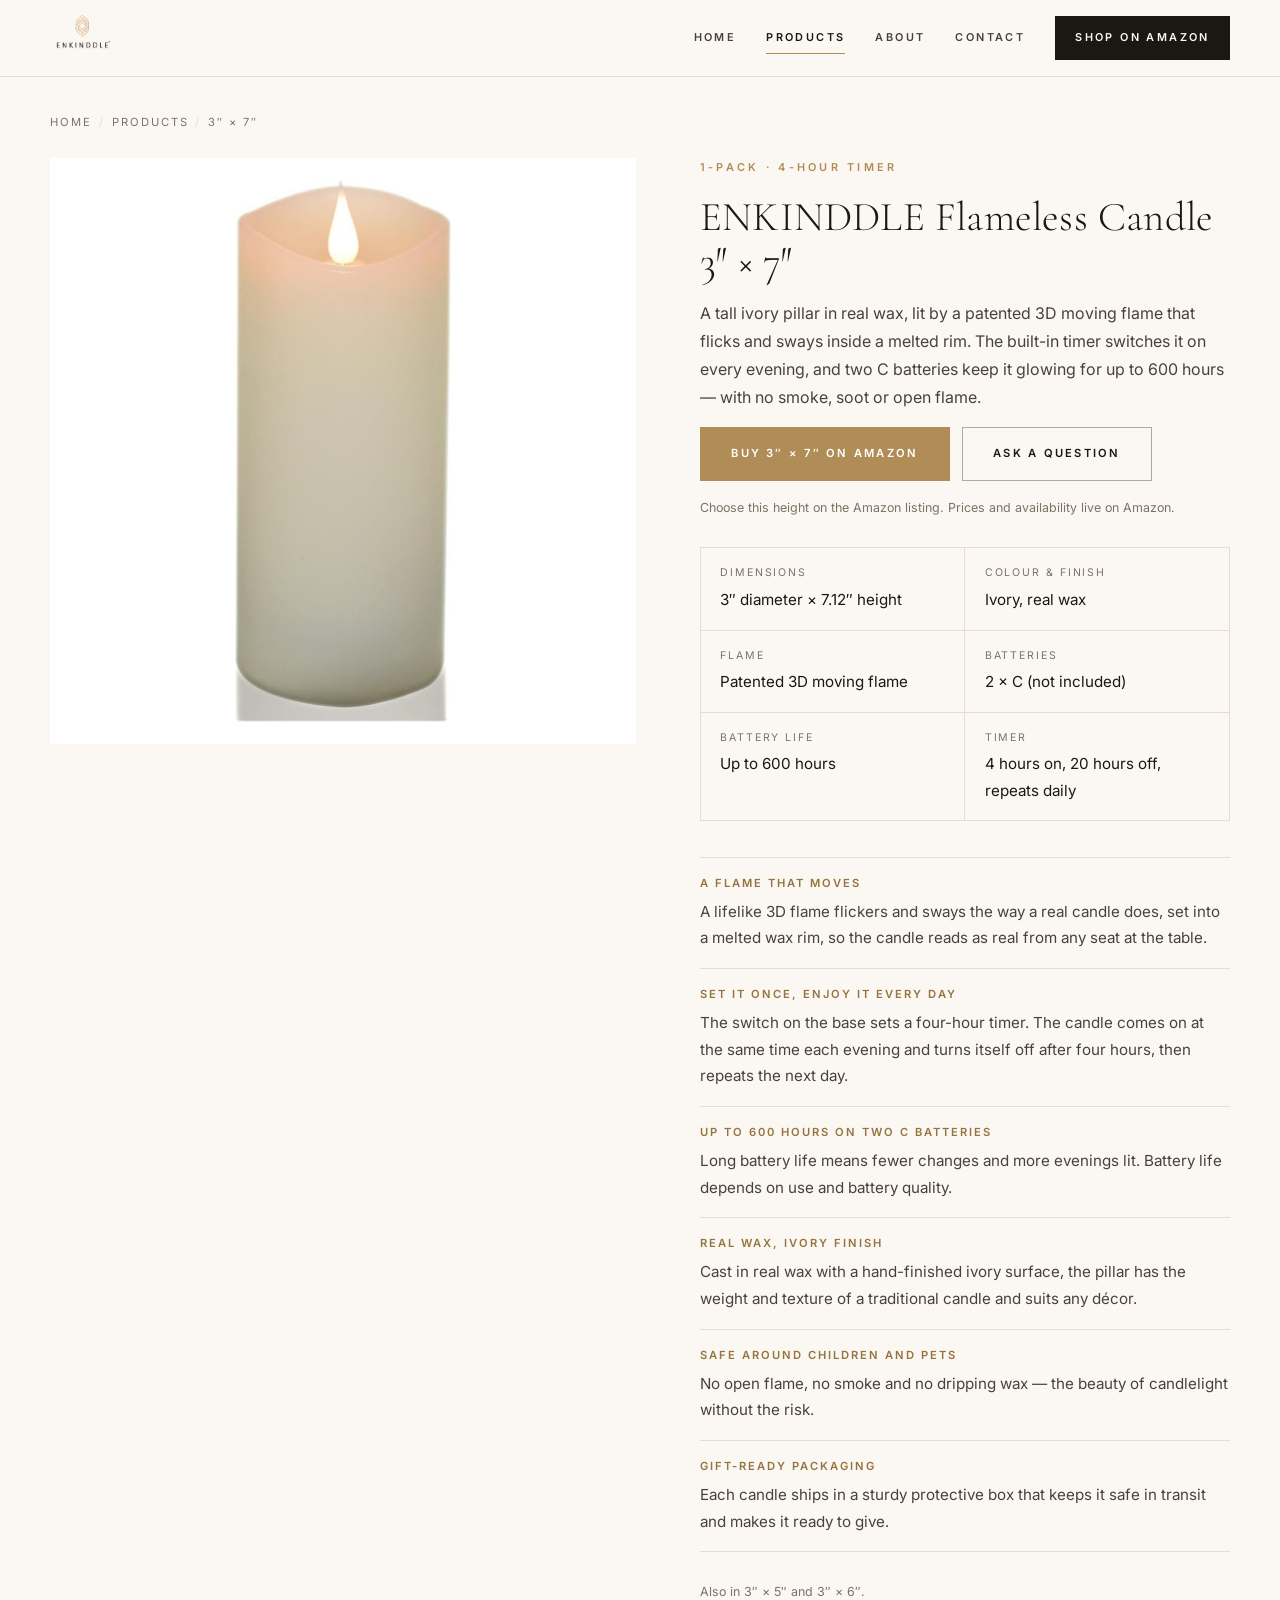
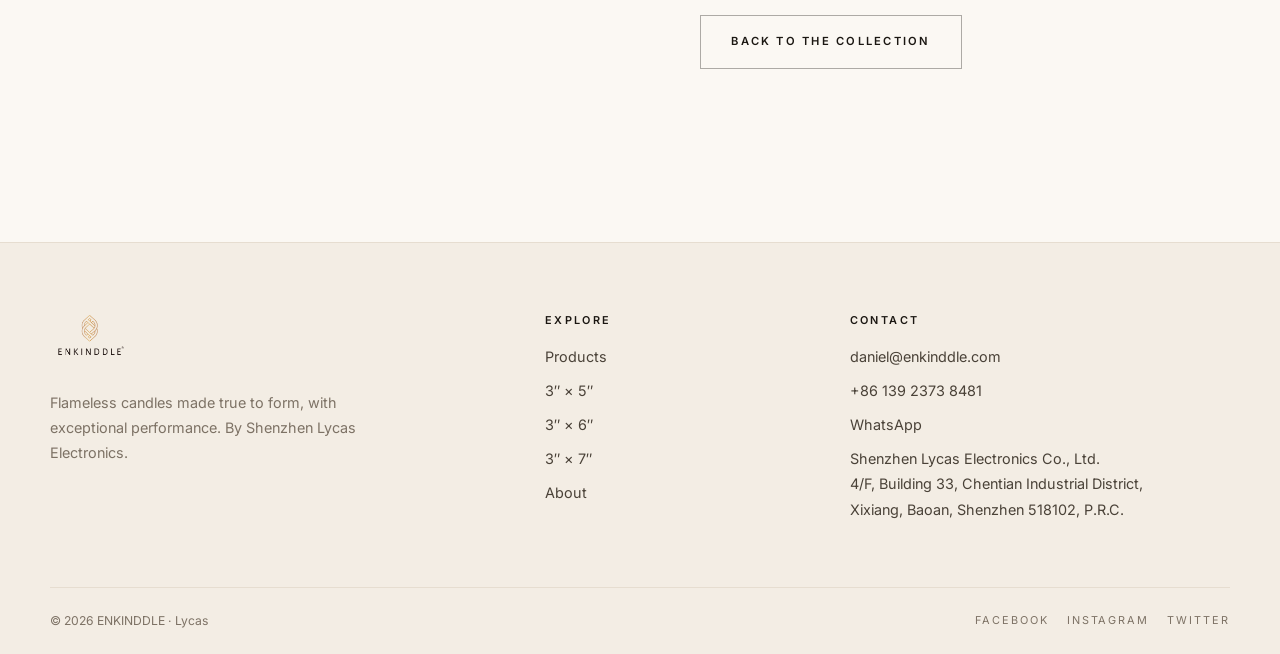
<file: products/3x7/index.html>
<!DOCTYPE html>
<html lang="en">
<head>
<meta charset="utf-8">
<title>ENKINDDLE Flameless Candle 3″ × 7″</title>
<link rel="canonical" href="https://enkinddle.com/products/enkinddle-flameless-candles-ivory-real-wax-led-candles-with-remote-1-pack-3x7/">
<meta http-equiv="refresh" content="0; url=/products/enkinddle-flameless-candles-ivory-real-wax-led-candles-with-remote-1-pack-3x7/">
<meta name="robots" content="noindex">
</head>
<body>
<p><a href="/products/enkinddle-flameless-candles-ivory-real-wax-led-candles-with-remote-1-pack-3x7/">Continue to the 3″ × 7″ candle</a></p>
</body>
</html>
</file>
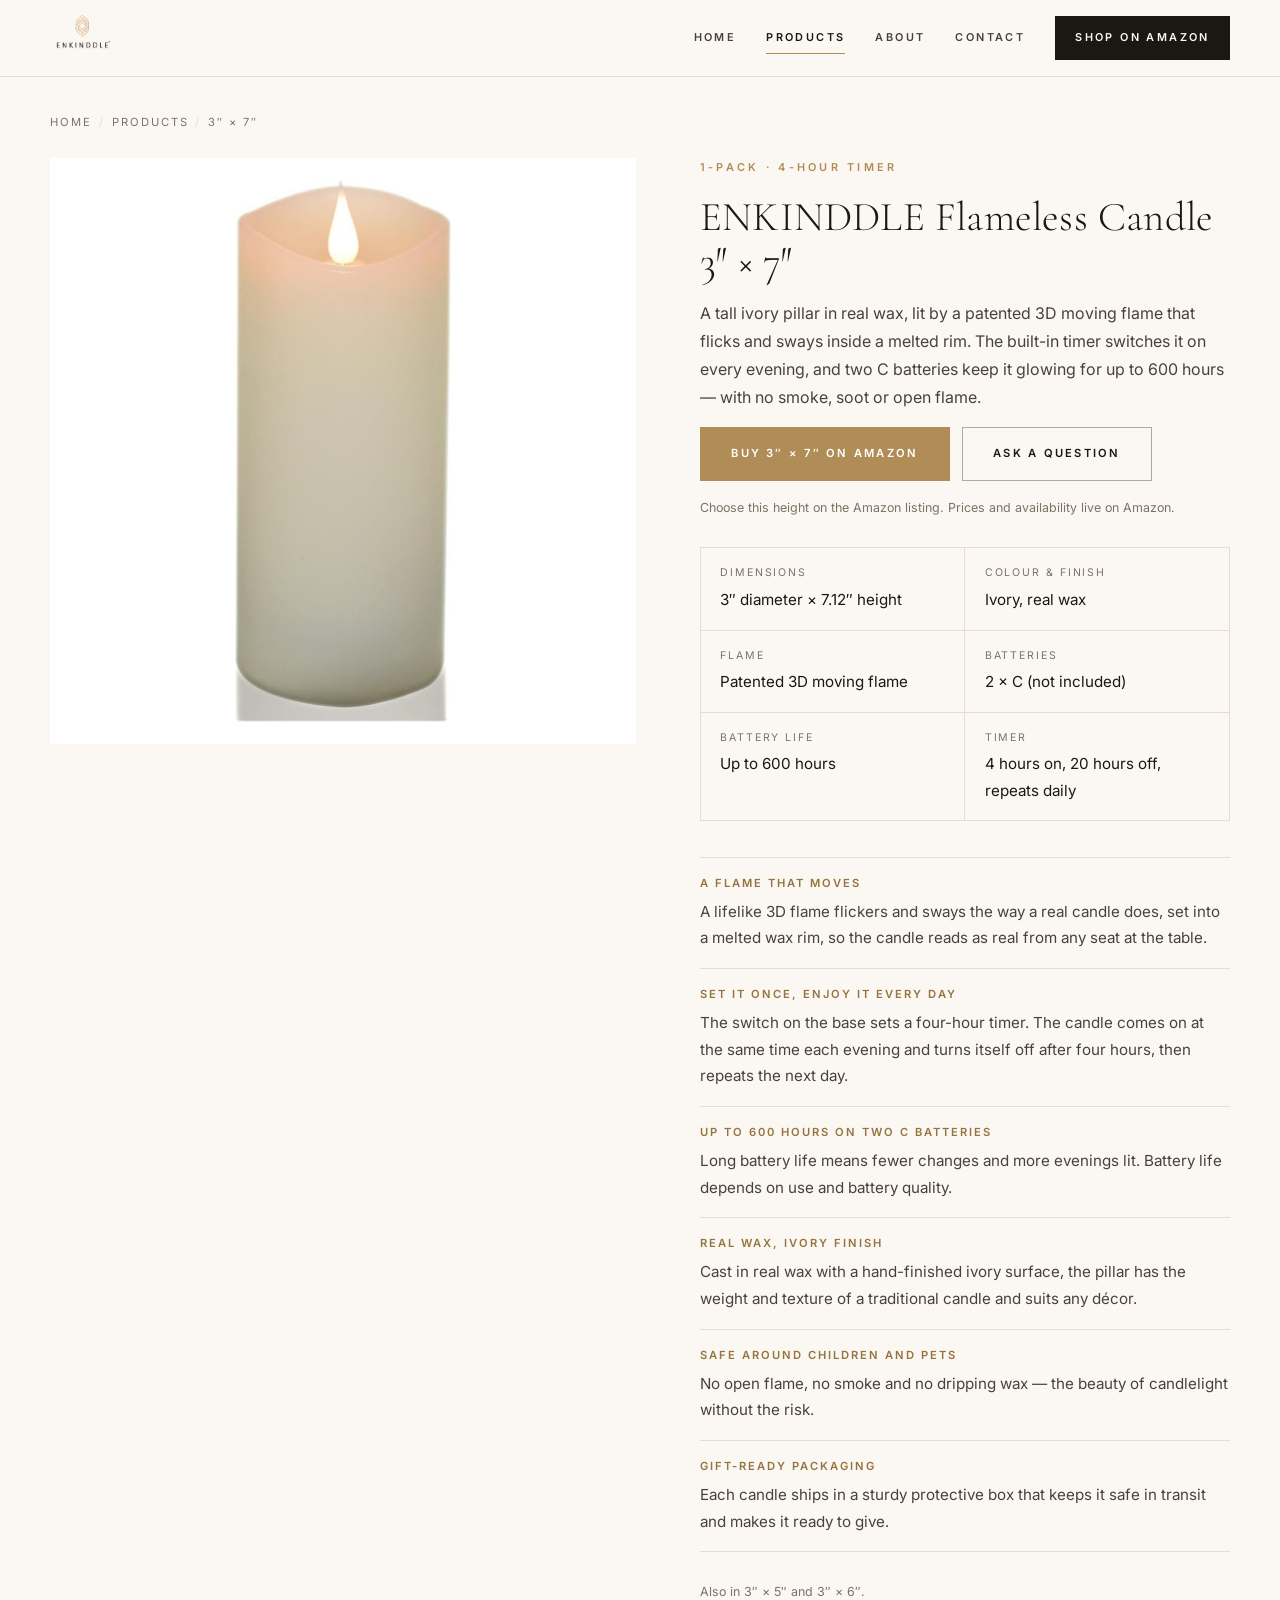
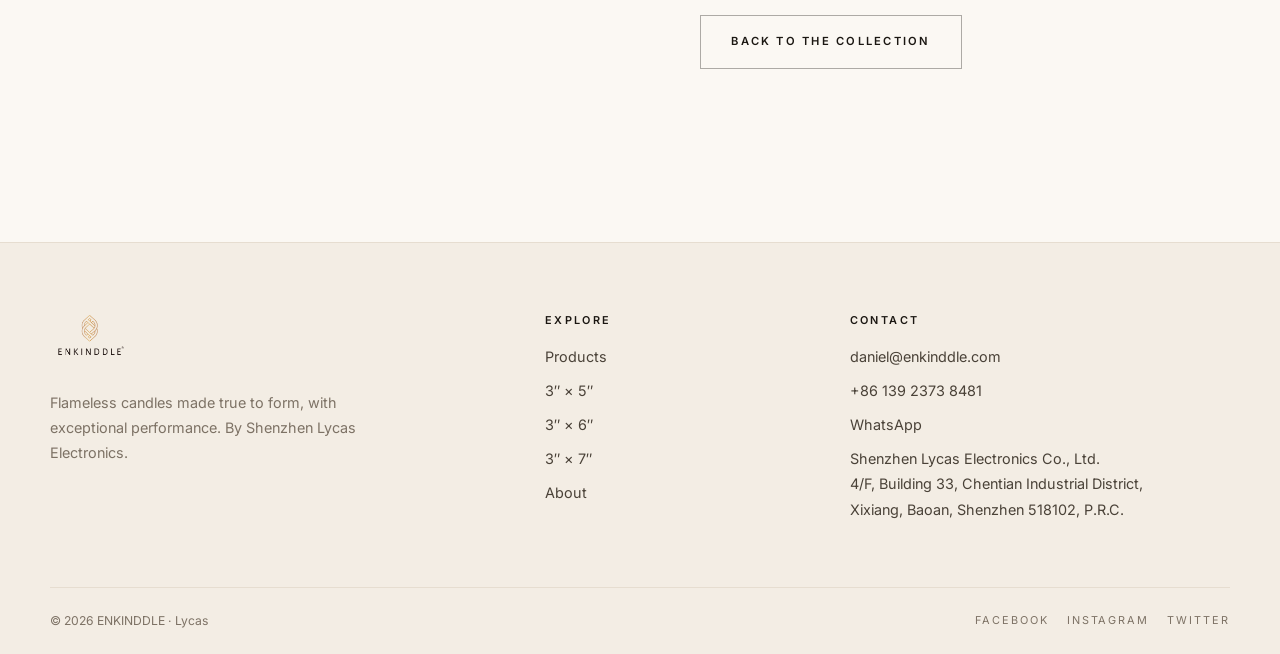
<file: products/enkinddle-flameless-candles-ivory-real-wax-led-candles-with-remote-1-pack-3x7/index.html>
<!DOCTYPE html>
<html lang="en">
<head>
<meta charset="utf-8">
<meta name="viewport" content="width=device-width, initial-scale=1">
<title>ENKINDDLE Flameless Candle 3″ × 7″ — Ivory Real Wax with 3D Moving Flame</title>
<meta name="description" content="ENKINDDLE 3″×7″ flameless candle in ivory real wax: a patented 3D moving flame, a 4-hour daily timer and up to 600 hours on two C batteries. No smoke, soot or open flame.">
<link rel="canonical" href="https://enkinddle.com/products/enkinddle-flameless-candles-ivory-real-wax-led-candles-with-remote-1-pack-3x7/">
<meta property="og:type" content="product">
<meta property="og:title" content="ENKINDDLE Flameless Candle 3″ × 7″">
<meta property="og:description" content="Ivory real wax LED pillar candle with a patented 3D moving flame, a 4-hour timer and up to 600 hours of battery life.">
<meta property="og:image" content="https://enkinddle.com/assets/img/product-3x7.jpg">
<meta property="og:url" content="https://enkinddle.com/products/enkinddle-flameless-candles-ivory-real-wax-led-candles-with-remote-1-pack-3x7/">
<meta name="theme-color" content="#fbf8f3">
<link rel="icon" href="/assets/img/enkinddle-logo.png">
<link rel="preconnect" href="https://fonts.googleapis.com">
<link rel="preconnect" href="https://fonts.gstatic.com" crossorigin>
<link href="https://fonts.googleapis.com/css2?family=Cormorant+Garamond:wght@300;400;500&family=Inter:wght@300;400;500;600&display=swap" rel="stylesheet">
<link rel="stylesheet" href="/assets/css/style.css">
<script type="application/ld+json">
{
  "@context": "https://schema.org",
  "@type": "Product",
  "name": "ENKINDDLE Flameless Candle 3″ × 7″",
  "description": "Ivory real wax LED pillar candle with a patented 3D moving flame, a built-in 4-hour daily timer and up to 600 hours of battery life.",
  "sku": "B0DKXBDCCX",
  "brand": { "@type": "Brand", "name": "ENKINDDLE" },
  "image": "https://enkinddle.com/assets/img/product-3x7.jpg",
  "url": "https://enkinddle.com/products/enkinddle-flameless-candles-ivory-real-wax-led-candles-with-remote-1-pack-3x7/",
  "manufacturer": { "@type": "Organization", "name": "Shenzhen Lycas Electronics Co., Ltd." }
}
</script>
</head>
<body>
<header class="site-header">
  <div class="wrap header-inner">
    <a class="brand" href="/" aria-label="ENKINDDLE home">
      <img src="/assets/img/enkinddle-logo.png" alt="ENKINDDLE" width="67" height="46">
    </a>
    <button class="nav-toggle" type="button" aria-expanded="false" aria-controls="site-nav" aria-label="Open menu">
      <span></span><span></span><span></span>
    </button>
    <nav id="site-nav" class="site-nav" aria-label="Main">
      <a href="/">Home</a>
      <a href="/products/" aria-current="page">Products</a>
      <a href="/lycas/">About</a>
      <a href="/contact/">Contact</a>
      <a class="nav-cta" href="https://www.amazon.com/dp/B0DKXBDCCX" target="_blank" rel="noopener">Shop on Amazon</a>
    </nav>
  </div>
</header>

<main class="wrap">
  <nav class="breadcrumb" aria-label="Breadcrumb">
    <a href="/">Home</a><span>/</span><a href="/products/">Products</a><span>/</span>3&Prime; &times; 7&Prime;
  </nav>

  <div class="product-detail">
    <div class="product-detail__media">
      <img src="/assets/img/product-3x7.jpg" alt="ENKINDDLE 3 by 7 inch ivory flameless candle with a glowing 3D moving flame" width="1200" height="1200">
    </div>
    <div>
      <span class="eyebrow">1-pack &middot; 4-hour timer</span>
      <h1>ENKINDDLE Flameless Candle 3&Prime; &times; 7&Prime;</h1>
      <p>A tall ivory pillar in real wax, lit by a patented 3D moving flame that flicks and sways inside a melted rim. The built-in timer switches it on every evening, and two C batteries keep it glowing for up to 600 hours — with no smoke, soot or open flame.</p>

      <div class="buy-bar">
        <a class="btn btn--gold" href="https://www.amazon.com/dp/B0DKXBDCCX" target="_blank" rel="noopener">Buy 3&Prime; &times; 7&Prime; on Amazon</a>
        <a class="btn btn--ghost" href="/contact/">Ask a question</a>
      </div>
      <p class="buy-note">Choose this height on the Amazon listing. Prices and availability live on Amazon.</p>

      <dl class="specs">
        <div><dt>Dimensions</dt><dd>3&Prime; diameter &times; 7.12&Prime; height</dd></div>
        <div><dt>Colour &amp; finish</dt><dd>Ivory, real wax</dd></div>
        <div><dt>Flame</dt><dd>Patented 3D moving flame</dd></div>
        <div><dt>Batteries</dt><dd>2 &times; C (not included)</dd></div>
        <div><dt>Battery life</dt><dd>Up to 600 hours</dd></div>
        <div><dt>Timer</dt><dd>4 hours on, 20 hours off, repeats daily</dd></div>
      </dl>

      <ul class="feature-list">
        <li>
          <strong>A flame that moves</strong>
          A lifelike 3D flame flickers and sways the way a real candle does, set into a melted wax rim, so the candle reads as real from any seat at the table.
        </li>
        <li>
          <strong>Set it once, enjoy it every day</strong>
          The switch on the base sets a four-hour timer. The candle comes on at the same time each evening and turns itself off after four hours, then repeats the next day.
        </li>
        <li>
          <strong>Up to 600 hours on two C batteries</strong>
          Long battery life means fewer changes and more evenings lit. Battery life depends on use and battery quality.
        </li>
        <li>
          <strong>Real wax, ivory finish</strong>
          Cast in real wax with a hand-finished ivory surface, the pillar has the weight and texture of a traditional candle and suits any décor.
        </li>
        <li>
          <strong>Safe around children and pets</strong>
          No open flame, no smoke and no dripping wax — the beauty of candlelight without the risk.
        </li>
        <li>
          <strong>Gift-ready packaging</strong>
          Each candle ships in a sturdy protective box that keeps it safe in transit and makes it ready to give.
        </li>
      </ul>

      <p class="buy-note">Also in <a href="/products/3x5/">3&Prime; &times; 5&Prime;</a> and <a href="/products/3x6/">3&Prime; &times; 6&Prime;</a>.</p>
      <a class="btn btn--ghost" href="/products/">Back to the collection</a>
    </div>
  </div>
</main>

<footer class="site-footer">
  <div class="wrap footer-grid">
    <div>
      <img src="/assets/img/enkinddle-logo.png" alt="ENKINDDLE" width="82" height="56" loading="lazy">
      <p>Flameless candles made true to form, with exceptional performance. By Shenzhen Lycas Electronics.</p>
    </div>
    <div>
      <h4>Explore</h4>
      <ul>
        <li><a href="/products/">Products</a></li>
        <li><a href="/products/3x5/">3&Prime; &times; 5&Prime;</a></li>
        <li><a href="/products/3x6/">3&Prime; &times; 6&Prime;</a></li>
        <li><a href="/products/enkinddle-flameless-candles-ivory-real-wax-led-candles-with-remote-1-pack-3x7/">3&Prime; &times; 7&Prime;</a></li>
        <li><a href="/lycas/">About</a></li>
      </ul>
    </div>
    <div>
      <h4>Contact</h4>
      <ul>
        <li><a href="mailto:daniel@enkinddle.com">daniel@enkinddle.com</a></li>
        <li><a href="tel:+8613923738481">+86 139 2373 8481</a></li>
        <li><a href="https://wa.me/8613923738481?text=Hi%2C%20I%27d%20like%20to%20ask%20about%20ENKINDDLE%20candles" target="_blank" rel="noopener">WhatsApp</a></li>
        <li>Shenzhen Lycas Electronics Co., Ltd.<br>4/F, Building 33, Chentian Industrial District,<br>Xixiang, Baoan, Shenzhen 518102, P.R.C.</li>
      </ul>
    </div>
  </div>
  <div class="wrap footer-bottom">
    <span>&copy; 2026 ENKINDDLE &middot; Lycas</span>
    <div class="social">
      <a href="https://www.facebook.com/Enkinddle/" target="_blank" rel="noopener">Facebook</a>
      <a href="https://www.instagram.com/enkinddlecandles/" target="_blank" rel="noopener">Instagram</a>
      <a href="https://twitter.com/EnkinddleCandle" target="_blank" rel="noopener">Twitter</a>
    </div>
  </div>
</footer>
<script src="/assets/js/site.js" defer></script>
</body>
</html>
</file>
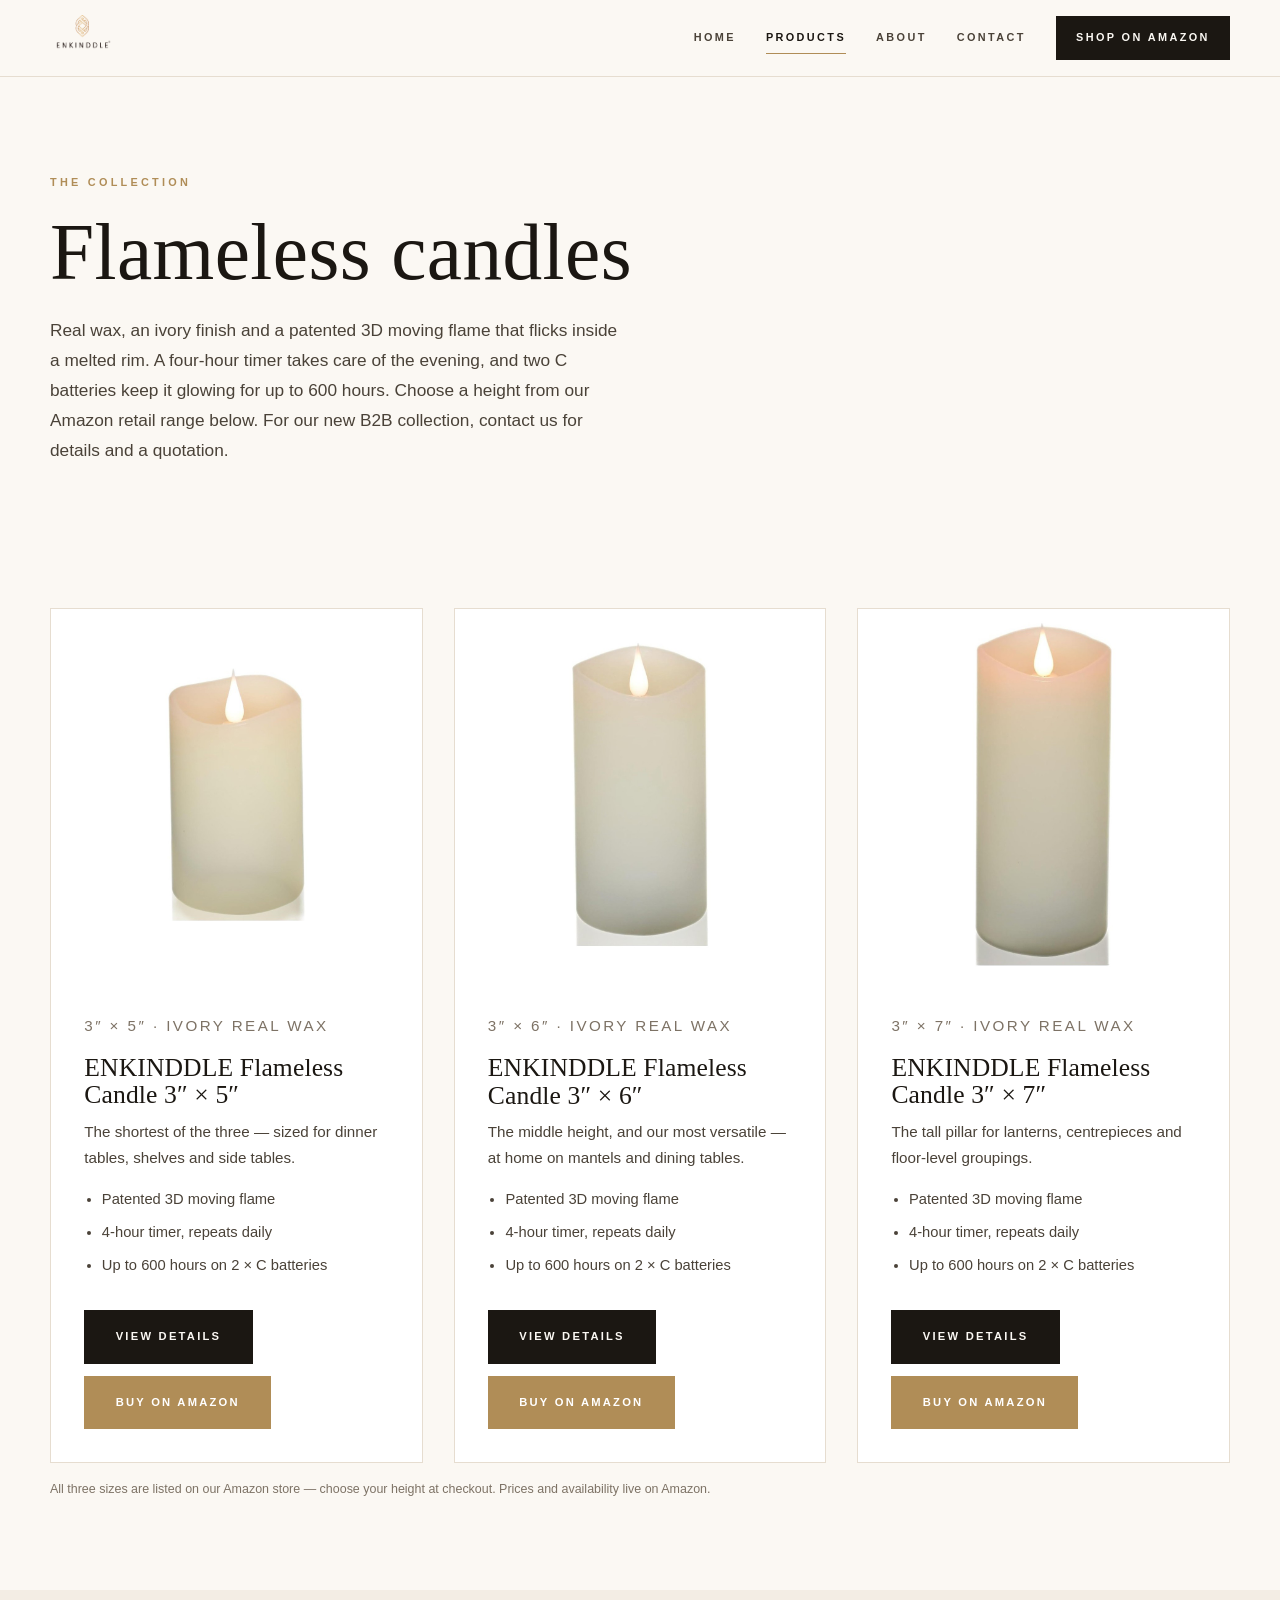
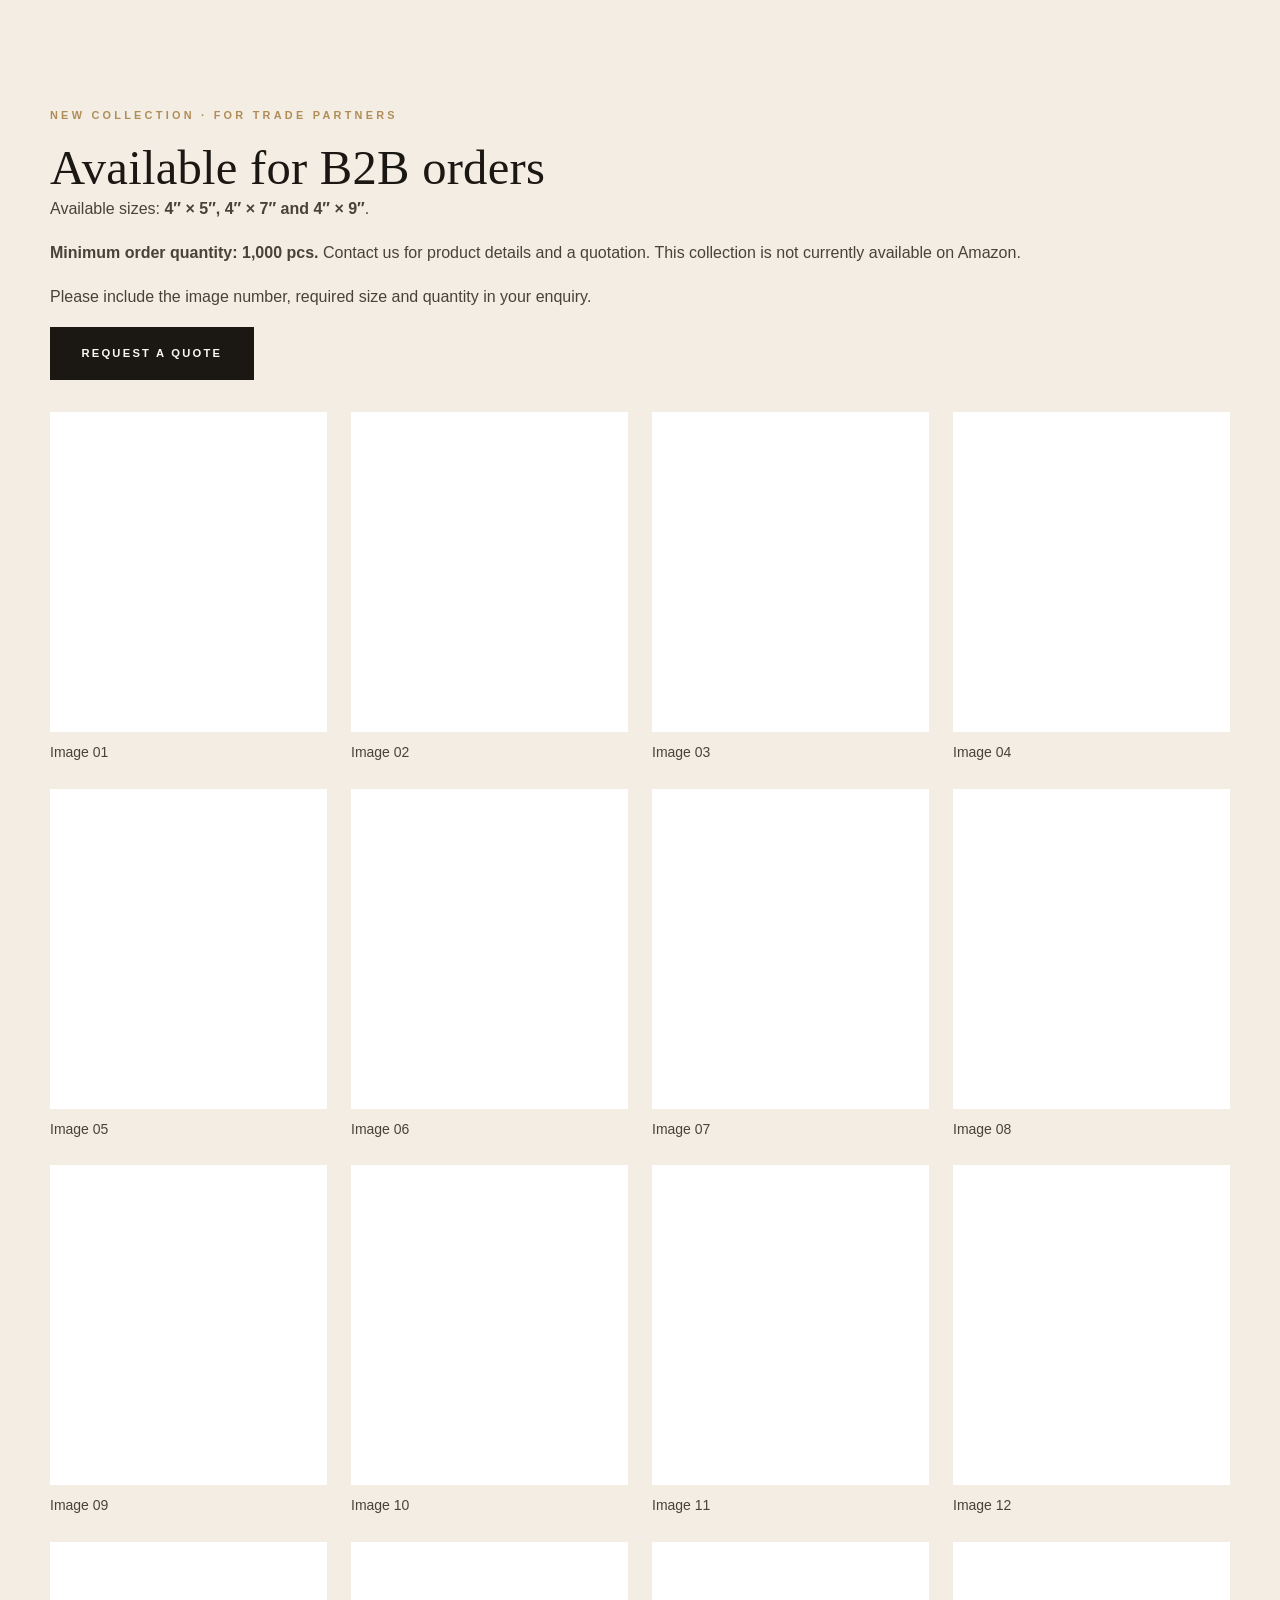
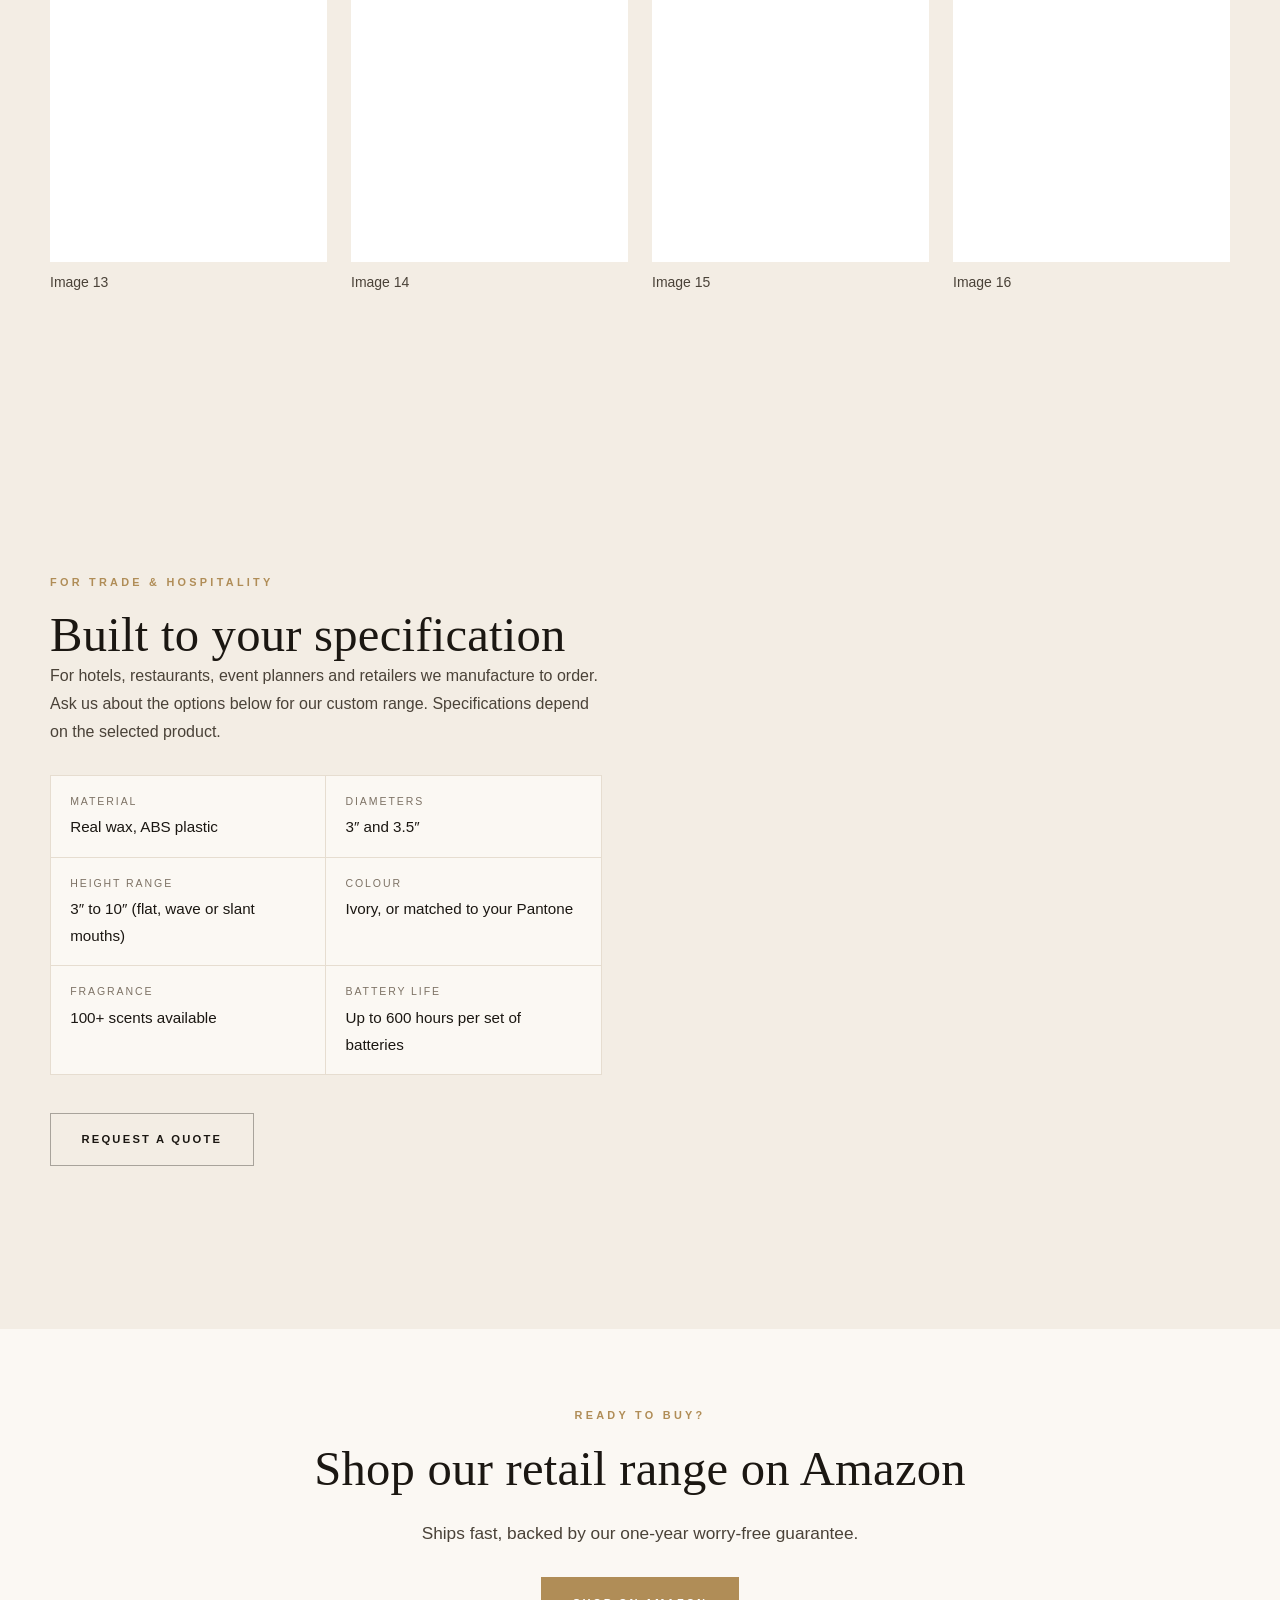
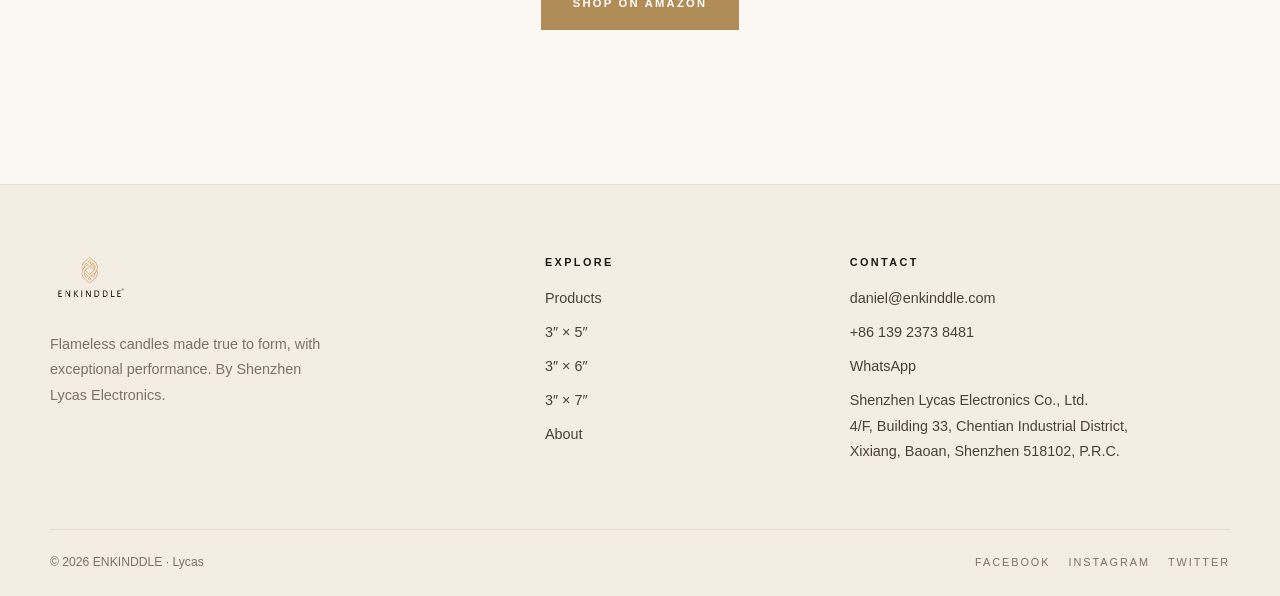
<file: products/enkinddle-flameless-candles-ivory-real-wax-led-candles-with-remote-1-pack-3x9/index.html>
<!DOCTYPE html>
<html lang="en">
<head>
<meta charset="utf-8">
<title>The ENKINDDLE Collection</title>
<link rel="canonical" href="https://enkinddle.com/products/">
<meta http-equiv="refresh" content="0; url=/products/">
<meta name="robots" content="noindex">
</head>
<body>
<p><a href="/products/">Continue to the collection</a></p>
</body>
</html>
</file>
<file: assets/css/style.css>
:root {
  --bg: #fbf8f3;
  --bg-2: #f3ede4;
  --ink: #1b1712;
  --ink-soft: #4a4238;
  --muted: #7d7265;
  --gold: #b08d57;
  --gold-deep: #96743f;
  --line: #e6ddd0;
  --serif: "Cormorant Garamond", "Times New Roman", serif;
  --sans: "Inter", -apple-system, BlinkMacSystemFont, "Segoe UI", sans-serif;
  --header-h: 76px;
}

* { box-sizing: border-box; }

html {
  scroll-behavior: smooth;
  scroll-padding-top: calc(var(--header-h) + 16px);
  -webkit-text-size-adjust: 100%;
}

body {
  margin: 0;
  background: var(--bg);
  color: var(--ink-soft);
  font-family: var(--sans);
  font-size: 16px;
  line-height: 1.75;
  font-weight: 400;
  -webkit-font-smoothing: antialiased;
}

img { display: block; max-width: 100%; height: auto; }

a { color: inherit; text-decoration: none; }

h1, h2, h3, h4 {
  font-family: var(--serif);
  color: var(--ink);
  font-weight: 400;
  line-height: 1.08;
  margin: 0;
  letter-spacing: 0.005em;
}

h1 { font-size: clamp(2.7rem, 6.2vw, 5.4rem); font-weight: 300; }
h2 { font-size: clamp(2rem, 3.8vw, 3.3rem); font-weight: 300; }
h3 { font-size: clamp(1.4rem, 2vw, 1.75rem); }

p { margin: 0 0 1em; }

.wrap { width: min(1180px, 100% - 48px); margin-inline: auto; }
.wrap-narrow { width: min(760px, 100% - 48px); margin-inline: auto; }

.eyebrow {
  display: block;
  font-family: var(--sans);
  font-size: 0.68rem;
  font-weight: 600;
  letter-spacing: 0.3em;
  text-transform: uppercase;
  color: var(--gold);
  margin-bottom: 1.1rem;
}

.eyebrow--light { color: #d8b981; }

.lede { font-size: 1.08rem; color: var(--ink-soft); max-width: 62ch; }

.btn {
  display: inline-flex;
  align-items: center;
  gap: 0.65rem;
  padding: 1rem 1.9rem;
  font-family: var(--sans);
  font-size: 0.7rem;
  font-weight: 600;
  letter-spacing: 0.2em;
  text-transform: uppercase;
  color: var(--bg);
  background: var(--ink);
  border: 1px solid var(--ink);
  transition: background 0.25s ease, color 0.25s ease, border-color 0.25s ease;
  cursor: pointer;
}

.btn:hover, .btn:focus-visible { background: var(--gold-deep); border-color: var(--gold-deep); color: #fff; }
.btn--gold { background: var(--gold); border-color: var(--gold); color: #fff; }
.btn--gold:hover, .btn--gold:focus-visible { background: var(--gold-deep); border-color: var(--gold-deep); }
.btn--ghost { background: transparent; color: var(--ink); border-color: rgba(27, 23, 18, 0.35); }
.btn--ghost:hover, .btn--ghost:focus-visible { background: var(--ink); color: var(--bg); border-color: var(--ink); }
.btn--light { background: transparent; color: #fff; border-color: rgba(255, 255, 255, 0.55); }
.btn--light:hover, .btn--light:focus-visible { background: #fff; color: var(--ink); border-color: #fff; }

:focus-visible { outline: 2px solid var(--gold); outline-offset: 3px; }

/* ---------- header ---------- */
.site-header {
  position: sticky;
  top: 0;
  z-index: 50;
  background: rgba(251, 248, 243, 0.94);
  backdrop-filter: blur(10px);
  border-bottom: 1px solid var(--line);
}

.header-inner {
  display: flex;
  align-items: center;
  justify-content: space-between;
  gap: 24px;
  height: var(--header-h);
}

.brand img { height: 46px; width: auto; }

.site-nav { display: flex; align-items: center; gap: 30px; }

.site-nav a {
  font-size: 0.68rem;
  font-weight: 600;
  letter-spacing: 0.22em;
  text-transform: uppercase;
  color: var(--ink-soft);
  padding: 6px 0;
  border-bottom: 1px solid transparent;
  transition: color 0.2s ease, border-color 0.2s ease;
}

.site-nav a:hover, .site-nav a[aria-current="page"] { color: var(--ink); border-color: var(--gold); }

.site-nav .nav-cta {
  padding: 0.7rem 1.2rem;
  background: var(--ink);
  color: var(--bg);
  border: 1px solid var(--ink);
}
.site-nav .nav-cta:hover { background: var(--gold-deep); border-color: var(--gold-deep); color: #fff; }

.nav-toggle {
  display: none;
  width: 42px;
  height: 42px;
  background: none;
  border: 0;
  cursor: pointer;
  padding: 10px;
}
.nav-toggle span { display: block; height: 1px; background: var(--ink); margin: 6px 0; transition: transform 0.25s ease, opacity 0.2s ease; }
.nav-toggle[aria-expanded="true"] span:nth-child(1) { transform: translateY(7px) rotate(45deg); }
.nav-toggle[aria-expanded="true"] span:nth-child(2) { opacity: 0; }
.nav-toggle[aria-expanded="true"] span:nth-child(3) { transform: translateY(-7px) rotate(-45deg); }

/* ---------- hero ---------- */
.hero {
  position: relative;
  min-height: min(88vh, 820px);
  display: flex;
  align-items: flex-end;
  color: #fff;
  overflow: hidden;
}
.hero__media, .hero__media img { position: absolute; inset: 0; width: 100%; height: 100%; object-fit: cover; }
.hero__media::after {
  content: "";
  position: absolute;
  inset: 0;
  background:
    linear-gradient(90deg, rgba(10, 8, 6, 0.68) 0%, rgba(10, 8, 6, 0.38) 42%, rgba(10, 8, 6, 0) 72%),
    linear-gradient(180deg, rgba(12, 10, 8, 0.22) 0%, rgba(12, 10, 8, 0.12) 40%, rgba(12, 10, 8, 0.7) 100%);
}
.hero__content { position: relative; z-index: 1; padding: 0 0 clamp(56px, 9vh, 96px); }
.hero h1 { color: #fff; max-width: 15ch; margin-bottom: 1.4rem; }
.hero p { color: rgba(255, 255, 255, 0.86); max-width: 54ch; margin-bottom: 2rem; }
.hero__actions { display: flex; flex-wrap: wrap; gap: 14px; }

/* ---------- sections ---------- */
.section { padding: clamp(64px, 9vw, 120px) 0; }
.section--tight { padding: clamp(48px, 6vw, 80px) 0; }
.section--cream { background: var(--bg-2); }

.split {
  display: grid;
  grid-template-columns: 1fr 1fr;
  gap: clamp(32px, 6vw, 88px);
  align-items: center;
}
.split--reverse .split__media { order: 2; }
.split__media { position: relative; }
.split__media img { width: 100%; aspect-ratio: 4 / 5; object-fit: cover; }
.split__media--wide img { aspect-ratio: 4 / 3; }
.split__body .btn { margin-top: 0.75rem; }
.split__body p:last-of-type { margin-bottom: 1.4rem; }

.intro-strip { text-align: center; }
.intro-strip p { max-width: 62ch; margin-inline: auto; }
.intro-strip .eyebrow { margin-bottom: 1.4rem; }

.stats {
  display: grid;
  grid-template-columns: repeat(3, 1fr);
  gap: 24px;
  margin-top: clamp(40px, 6vw, 64px);
  border-top: 1px solid var(--line);
  padding-top: clamp(32px, 4vw, 48px);
}
.stat strong {
  display: block;
  font-family: var(--serif);
  font-size: clamp(2.2rem, 4vw, 3.2rem);
  font-weight: 300;
  color: var(--ink);
  line-height: 1;
  margin-bottom: 0.5rem;
}
.stat span { font-size: 0.8rem; letter-spacing: 0.06em; color: var(--muted); }

/* ---------- page hero ---------- */
.page-hero { padding: clamp(56px, 8vw, 96px) 0 clamp(32px, 4vw, 48px); }
.page-hero p { max-width: 60ch; margin-top: 1.2rem; }

/* ---------- product cards ---------- */
.grid-2 { display: grid; grid-template-columns: repeat(2, 1fr); gap: clamp(24px, 3vw, 40px); }
.grid-3 { display: grid; grid-template-columns: repeat(3, 1fr); gap: clamp(20px, 2.4vw, 32px); }

.card {
  background: #fff;
  border: 1px solid var(--line);
  display: flex;
  flex-direction: column;
}
.card__media { background: #0f0e0c; overflow: hidden; }
.card__media img { width: 100%; aspect-ratio: 1 / 1; object-fit: cover; transition: transform 0.5s ease; }
.card:hover .card__media img { transform: scale(1.03); }
.card__body { padding: clamp(22px, 2.6vw, 34px); display: flex; flex-direction: column; flex: 1; }
.card__meta { font-size: 0.7rem; letter-spacing: 0.16em; text-transform: uppercase; color: var(--muted); margin-bottom: 0.9rem; }
.card h3 { margin-bottom: 0.6rem; }
.card p { font-size: 0.95rem; }
.card ul { margin: 0 0 1.5rem; padding-left: 1.1rem; font-size: 0.92rem; }
.card ul li { margin-bottom: 0.45rem; }
.card .btn { margin-top: auto; align-self: flex-start; }
.card__actions { display: flex; flex-wrap: wrap; gap: 12px; margin-top: auto; }

/* ---------- lookbook ---------- */
.lookbook {
  display: grid;
  grid-template-columns: repeat(3, 1fr);
  gap: clamp(12px, 1.6vw, 20px);
}
.lookbook img { width: 100%; aspect-ratio: 4 / 5; object-fit: cover; }
.lookbook .span-2 { grid-column: span 2; }
.lookbook .span-2 img { aspect-ratio: auto; height: 100%; }

/* ---------- product detail ---------- */
.product-detail {
  display: grid;
  grid-template-columns: minmax(0, 1.05fr) minmax(0, 0.95fr);
  gap: clamp(32px, 5vw, 72px);
  align-items: start;
  padding-bottom: clamp(56px, 8vw, 96px);
}
.product-detail__media { background: #0f0e0c; position: sticky; top: calc(var(--header-h) + 24px); }
.product-detail__media img { width: 100%; aspect-ratio: 1 / 1; object-fit: cover; }
.product-detail h1 { font-size: clamp(1.9rem, 3.2vw, 2.8rem); margin-bottom: 1rem; }
.breadcrumb { font-size: 0.7rem; letter-spacing: 0.18em; text-transform: uppercase; color: var(--muted); margin: clamp(24px, 3vw, 36px) 0 1.6rem; }
.breadcrumb a:hover { color: var(--ink); }
.breadcrumb span { margin: 0 0.6em; color: var(--line); }

.feature-list { list-style: none; padding: 0; margin: 1.8rem 0; border-top: 1px solid var(--line); }
.feature-list li { padding: 1rem 0; border-bottom: 1px solid var(--line); font-size: 0.95rem; }
.feature-list strong { display: block; font-size: 0.7rem; letter-spacing: 0.18em; text-transform: uppercase; color: var(--gold-deep); margin-bottom: 0.35rem; font-weight: 600; }

.specs { display: grid; grid-template-columns: repeat(2, 1fr); gap: 1px; background: var(--line); border: 1px solid var(--line); margin: 1.8rem 0 2.2rem; }
.specs div { background: var(--bg); padding: 1rem 1.2rem; }
.specs dt { font-size: 0.66rem; letter-spacing: 0.18em; text-transform: uppercase; color: var(--muted); margin-bottom: 0.25rem; }
.specs dd { margin: 0; font-size: 0.95rem; color: var(--ink); }

.buy-bar { display: flex; flex-wrap: wrap; gap: 12px; align-items: center; }
.buy-note { font-size: 0.78rem; color: var(--muted); margin-top: 1rem; }

/* ---------- contact ---------- */
.contact-grid { display: grid; grid-template-columns: 1fr 0.85fr; gap: clamp(40px, 6vw, 88px); }
.form-row { display: grid; grid-template-columns: 1fr 1fr; gap: 20px; }
.field { display: flex; flex-direction: column; margin-bottom: 22px; }
.field label { font-size: 0.68rem; letter-spacing: 0.18em; text-transform: uppercase; color: var(--muted); margin-bottom: 0.5rem; }
.field input, .field textarea {
  font: inherit;
  color: var(--ink);
  background: transparent;
  border: 0;
  border-bottom: 1px solid var(--line);
  padding: 0.7rem 0;
  border-radius: 0;
  transition: border-color 0.2s ease;
}
.field textarea { min-height: 130px; resize: vertical; }
.field input:focus, .field textarea:focus { outline: none; border-color: var(--gold); }
.contact-info h3 { margin-bottom: 1.2rem; }
.contact-info address { font-style: normal; font-size: 0.95rem; line-height: 1.9; margin-bottom: 1.6rem; }
.contact-info a { border-bottom: 1px solid var(--line); }
.contact-info a:hover { border-color: var(--gold); }
.contact-info .btn { border-color: rgba(27, 23, 18, 0.35); }
.contact-info .btn:hover { border-color: var(--ink); color: var(--bg); }

/* ---------- footer ---------- */
.site-footer { background: var(--bg-2); border-top: 1px solid var(--line); padding: clamp(48px, 6vw, 72px) 0 0; margin-top: clamp(48px, 6vw, 80px); }
.footer-grid { display: grid; grid-template-columns: 1.4fr 0.8fr 1.2fr; gap: clamp(28px, 4vw, 56px); padding-bottom: clamp(36px, 5vw, 56px); }
.site-footer img { height: 56px; width: auto; margin-bottom: 1.2rem; }
.site-footer p { font-size: 0.9rem; color: var(--muted); max-width: 34ch; }
.site-footer h4 { font-family: var(--sans); font-size: 0.68rem; letter-spacing: 0.22em; text-transform: uppercase; color: var(--ink); margin: 0 0 1.1rem; font-weight: 600; }
.site-footer ul { list-style: none; padding: 0; margin: 0; font-size: 0.9rem; }
.site-footer li { margin-bottom: 0.55rem; }
.site-footer a:hover { color: var(--gold-deep); }
.footer-bottom { display: flex; justify-content: space-between; align-items: center; gap: 16px; flex-wrap: wrap; border-top: 1px solid var(--line); padding: 1.4rem 0; font-size: 0.76rem; color: var(--muted); }
.social { display: flex; gap: 18px; }
.social a { font-size: 0.68rem; letter-spacing: 0.18em; text-transform: uppercase; }

/* ---------- 404 ---------- */
.notfound { text-align: center; padding: clamp(96px, 16vh, 180px) 0; }

/* ---------- responsive ---------- */
@media (max-width: 920px) {
  :root { --header-h: 66px; }
  .nav-toggle { display: block; }
  .site-nav {
    position: fixed;
    top: var(--header-h);
    left: 0;
    right: 0;
    flex-direction: column;
    align-items: flex-start;
    gap: 0;
    background: var(--bg);
    border-bottom: 1px solid var(--line);
    padding: 8px 24px 24px;
    transform: translateY(-12px);
    opacity: 0;
    visibility: hidden;
    transition: opacity 0.22s ease, transform 0.22s ease, visibility 0.22s;
  }
  .site-nav.is-open { opacity: 1; transform: none; visibility: visible; }
  .site-nav a { width: 100%; padding: 14px 0; border-bottom: 1px solid var(--line); }
  .site-nav .nav-cta { margin-top: 16px; text-align: center; justify-content: center; display: flex; }
  .split, .product-detail, .contact-grid, .grid-2 { grid-template-columns: 1fr; }
  .grid-3 { grid-template-columns: repeat(2, 1fr); }
  .split--reverse .split__media { order: 0; }
  .split__media img { aspect-ratio: 4 / 3; }
  .product-detail__media { position: static; }
  .lookbook { grid-template-columns: repeat(2, 1fr); }
  .lookbook .span-2 { grid-column: span 2; }
  .footer-grid { grid-template-columns: 1fr; }
}

@media (max-width: 560px) {
  .wrap, .wrap-narrow { width: calc(100% - 36px); }
  .form-row { grid-template-columns: 1fr; gap: 0; }
  .specs { grid-template-columns: 1fr; }
  .stats { grid-template-columns: 1fr; gap: 28px; }
  .hero { min-height: 78vh; }
  .hero__media img { object-position: 30% center; }
  .hero__media::after {
    background:
      linear-gradient(180deg, rgba(10, 8, 6, 0.32) 0%, rgba(10, 8, 6, 0.3) 35%, rgba(10, 8, 6, 0.82) 100%);
  }
  .card__actions .btn { width: 100%; justify-content: center; }
  .grid-3 { grid-template-columns: 1fr; }
}

@media (min-width: 561px) and (max-width: 1180px) {
  .hero__media img { object-position: 22% center; }
}

@media (prefers-reduced-motion: reduce) {
  html { scroll-behavior: auto; }
  *, *::before, *::after { transition: none !important; animation: none !important; }
}

/* B2B collection: show complete product images without cropping. */
.b2b-gallery { display:grid; grid-template-columns:repeat(4,minmax(0,1fr)); gap:24px; margin-top:32px; }
.b2b-photo { margin:0; min-width:0; }
.b2b-photo img { display:block; width:100%; height:320px; object-fit:contain; background:#fff; }
.b2b-photo figcaption { font-size:0.875rem; margin-top:8px; }
@media(max-width:920px) { .b2b-gallery { grid-template-columns:repeat(2,minmax(0,1fr)); } }
@media(max-width:560px) { .b2b-gallery { gap:16px; } .b2b-photo img { height:230px; } }
</file>
